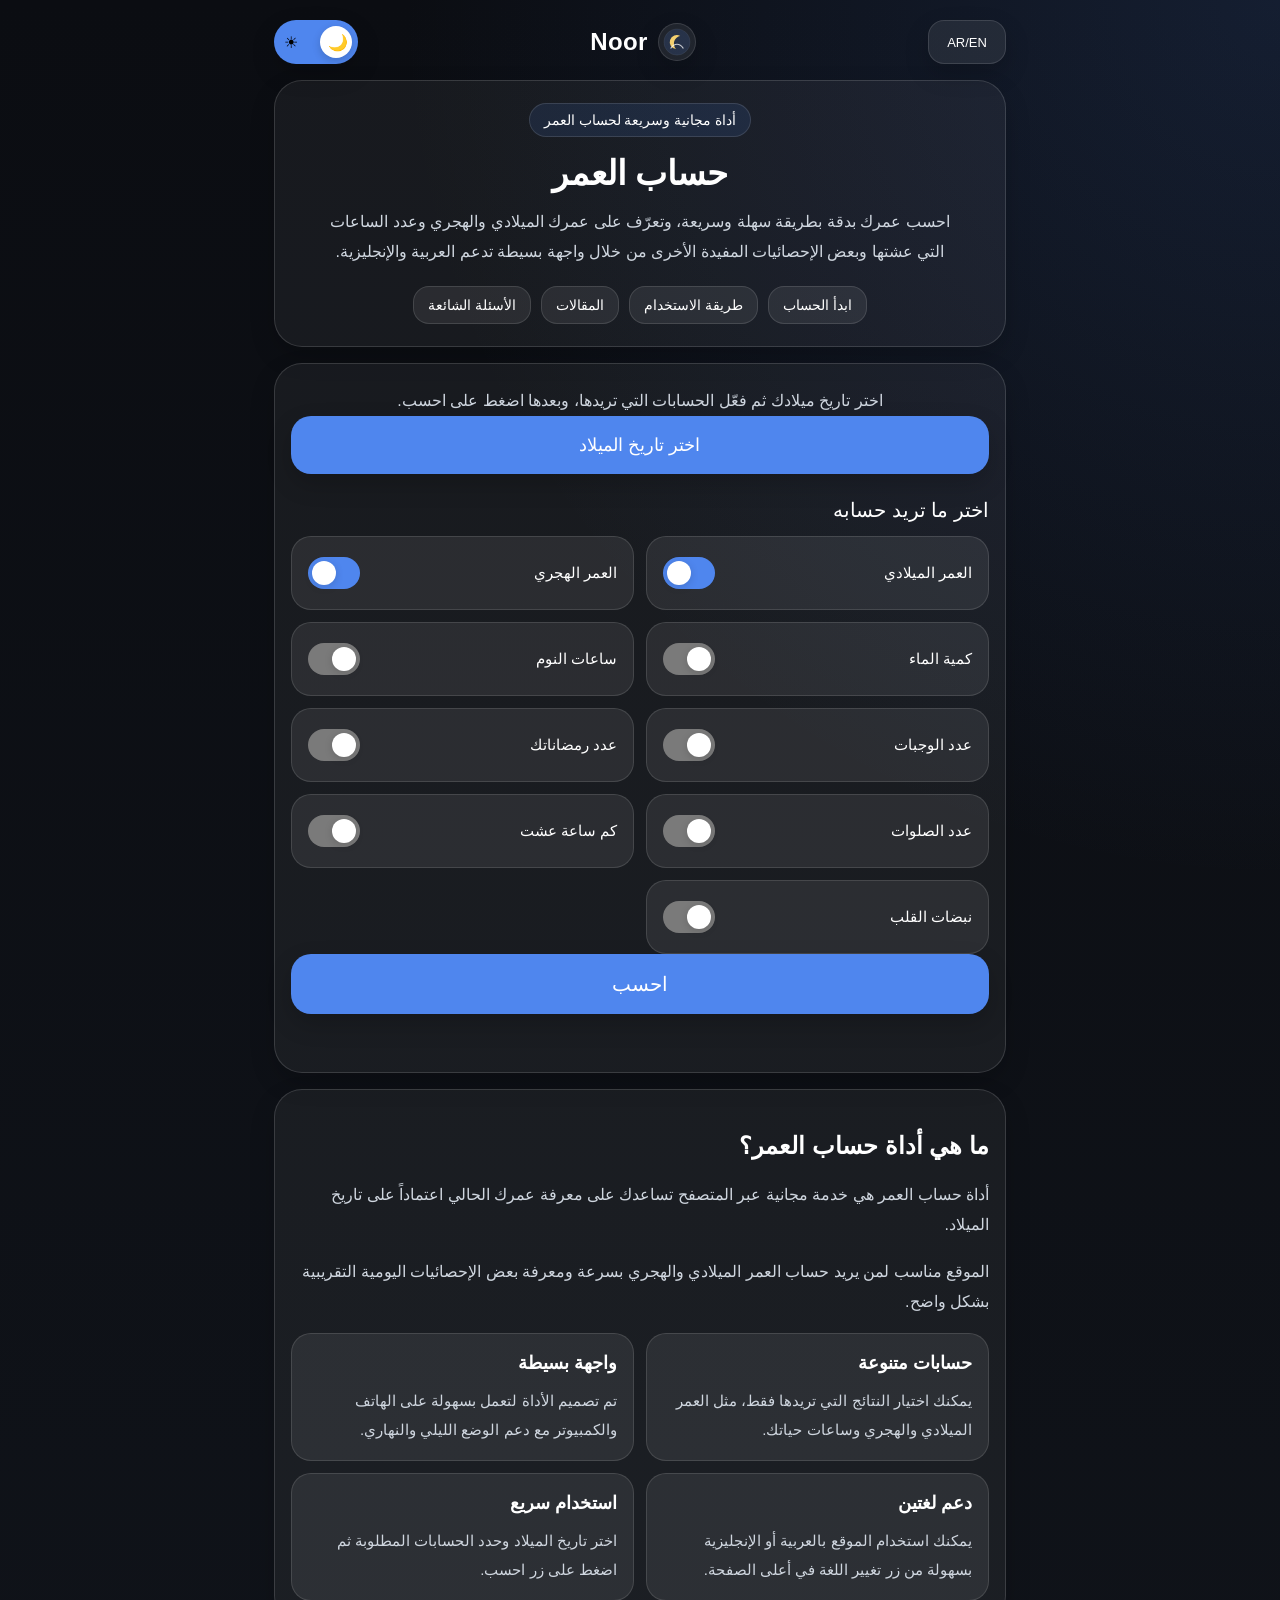
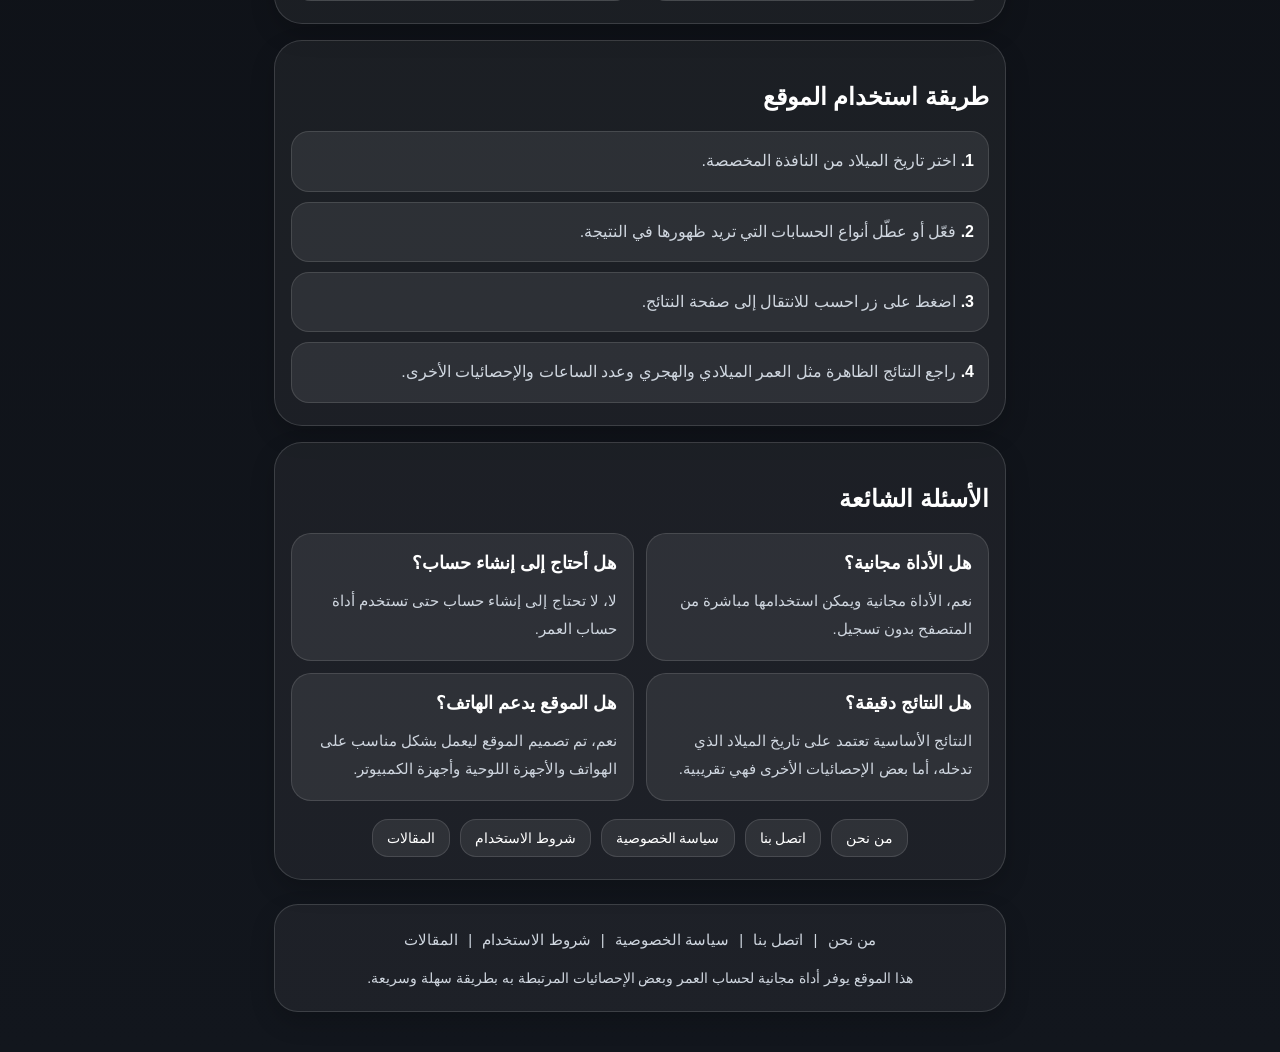
<file: index.html>
<!DOCTYPE html>
<html lang="ar" dir="rtl">
<head>
  <meta charset="UTF-8" />
  <meta name="viewport" content="width=device-width, initial-scale=1.0" />
  <title>حساب العمر | احسب عمرك الميلادي والهجري وساعات حياتك</title>

  <meta name="description" content="أداة حساب العمر باللغة العربية والإنجليزية لحساب العمر الميلادي والهجري وعدد الساعات التي عشتها والصلوات ورمضاناتك وغيرها من الإحصائيات المفيدة بشكل سريع ومجاني." />
  <meta name="keywords" content="حساب العمر, احسب عمرك, العمر الميلادي, العمر الهجري, حاسبة العمر, حساب عدد الساعات, حساب الصلوات, عدد رمضاناتك" />
  <meta name="robots" content="index, follow" />
  <meta name="google-adsense-account" content="ca-pub-9591145205593484">

  <link rel="canonical" href="https://ahmed342k.github.io/" />
  <link rel="icon" type="image/png" sizes="512x512" href="icon.png">
  <link rel="apple-touch-icon" sizes="512x512" href="icon.png">
  <link rel="shortcut icon" href="icon.png">

  <meta property="og:title" content="حساب العمر | احسب عمرك الميلادي والهجري">
  <meta property="og:description" content="احسب عمرك الميلادي والهجري وعدد الساعات التي عشتها بسرعة وسهولة.">
  <meta property="og:image" content="https://ahmed342k.github.io/share.jpg">
  <meta property="og:url" content="https://ahmed342k.github.io/">
  <meta property="og:type" content="website">

  <meta name="twitter:card" content="summary_large_image">
  <meta name="twitter:image" content="https://ahmed342k.github.io/share.jpg">

  <style>
    *{
      box-sizing:border-box;
      -webkit-tap-highlight-color:transparent;
      font-family:Arial,sans-serif;
    }

    :root{
      --bg1:#0b0d12;
      --bg2:#12161d;
      --text:#ffffff;
      --sub:#cfd6df;
      --card:rgba(255,255,255,0.05);
      --btn:rgba(255,255,255,0.08);
      --btnBorder:rgba(255,255,255,0.12);
      --border:rgba(255,255,255,0.14);
      --blue:#4f86ee;
      --shadow:0 10px 24px rgba(0,0,0,.18);
      --danger:#ff8e8e;
      --toggleOff:#7a7a7a;
      --toggleOn:#4f86ee;
      --toggleKnob:#ffffff;
      --softBlue:rgba(79,134,238,.12);
    }

    body.light-mode{
      --bg1:#eef3fb;
      --bg2:#e7edf7;
      --text:#111827;
      --sub:#5f6b7a;
      --card:rgba(255,255,255,0.82);
      --btn:rgba(255,255,255,0.90);
      --btnBorder:rgba(0,0,0,0.07);
      --border:rgba(0,0,0,0.08);
      --blue:#5a8df0;
      --shadow:0 10px 22px rgba(0,0,0,.08);
      --danger:#d94a4a;
      --toggleOff:#a0a0a0;
      --toggleOn:#f2b600;
      --toggleKnob:#ffffff;
      --softBlue:rgba(90,141,240,.12);
    }

    body{
      margin:0;
      min-height:100vh;
      color:var(--text);
      background:
        radial-gradient(circle at top right, rgba(79,134,238,.14), transparent 30%),
        linear-gradient(180deg,var(--bg1),var(--bg2));
      transition:.2s ease;
    }

    .container{
      max-width:760px;
      margin:auto;
      padding:20px 14px 40px;
    }

    .top-bar{
      display:flex;
      align-items:center;
      justify-content:space-between;
      gap:10px;
      margin-bottom:16px;
    }

    .mini-btn{
      min-width:78px;
      height:44px;
      border:none;
      border-radius:16px;
      background:var(--btn);
      color:var(--text);
      border:1px solid var(--btnBorder);
      box-shadow:var(--shadow);
      cursor:pointer;
      font-size:13px;
    }

    .brand-name{
      flex:1;
      text-align:center;
      font-size:22px;
      font-weight:700;
      color:var(--text);
      letter-spacing:.3px;
    }

    .logo-wrap{
      display:flex;
      align-items:center;
      justify-content:center;
      gap:10px;
    }

    .logo-icon{
      width:38px;
      height:38px;
      display:flex;
      align-items:center;
      justify-content:center;
      border-radius:50%;
      background:var(--btn);
      border:1px solid var(--btnBorder);
      box-shadow:var(--shadow);
      flex:0 0 auto;
    }

    .logo-text{
      font-size:24px;
      font-weight:800;
      letter-spacing:.4px;
    }

    .theme-toggle{
      width:84px;
      height:44px;
      border:none;
      border-radius:999px;
      background:var(--toggleOn);
      position:relative;
      cursor:pointer;
      box-shadow:var(--shadow);
      overflow:hidden;
      flex:0 0 auto;
    }

    .theme-toggle .icon-track{
      position:absolute;
      inset:0;
      display:flex;
      align-items:center;
      justify-content:space-between;
      padding:0 10px;
      font-size:16px;
      pointer-events:none;
    }

    .theme-toggle::before{
      content:"";
      position:absolute;
      width:32px;
      height:32px;
      top:6px;
      right:6px;
      border-radius:50%;
      background:var(--toggleKnob);
      box-shadow:0 3px 8px rgba(0,0,0,.16);
      transition:.2s ease;
    }

    body.light-mode .theme-toggle::before{
      transform:translateX(-40px);
    }

    .hero-box,
    .box,
    .info-section,
    .faq-section,
    .articles-section{
      background:var(--card);
      border:1px solid var(--border);
      border-radius:28px;
      box-shadow:var(--shadow);
    }

    .hero-box{
      padding:22px 18px;
      margin-bottom:16px;
      text-align:center;
    }

    .box,
    .info-section,
    .faq-section,
    .articles-section{
      padding:22px 16px;
      margin-bottom:16px;
    }

    .hero-badge{
      display:inline-flex;
      align-items:center;
      justify-content:center;
      padding:8px 14px;
      border-radius:999px;
      background:var(--softBlue);
      border:1px solid var(--btnBorder);
      color:var(--text);
      font-size:14px;
      margin:0 auto 14px;
    }

    h1{
      margin:0 0 10px;
      font-size:34px;
      text-align:center;
      line-height:1.35;
    }

    .desc,
    .hero-text,
    .content-text{
      color:var(--sub);
      font-size:16px;
      line-height:1.9;
    }

    .desc,
    .hero-text{
      text-align:center;
    }

    .hero-text{
      max-width:650px;
      margin:0 auto;
    }

    .quick-links,
    .site-links{
      display:flex;
      flex-wrap:wrap;
      gap:10px;
      justify-content:center;
      margin-top:18px;
    }

    .quick-links a,
    .site-links a,
    .read-link{
      text-decoration:none;
      color:var(--text);
      background:var(--btn);
      border:1px solid var(--btnBorder);
      border-radius:16px;
      padding:10px 14px;
      font-size:14px;
      display:inline-block;
    }

    .birth-btn,
    .main-btn{
      width:100%;
      border:none;
      border-radius:20px;
      padding:18px 16px;
      font-size:18px;
      cursor:pointer;
      background:var(--blue);
      color:#fff;
      box-shadow:var(--shadow);
    }

    .birth-btn{ margin-bottom:18px; }
    .main-btn{ font-size:20px; }

    .section-title{
      font-size:20px;
      margin:6px 0 14px;
      color:var(--text);
      text-align:right;
    }

    .options-grid,
    .feature-grid,
    .article-grid,
    .faq-grid{
      display:grid;
      grid-template-columns:1fr 1fr;
      gap:12px;
      margin-top:14px;
    }

    .option-card,
    .feature-card,
    .article-card,
    .faq-card{
      background:var(--btn);
      border:1px solid var(--btnBorder);
      border-radius:20px;
      padding:16px;
    }

    .option-card{
      min-height:74px;
      display:flex;
      align-items:center;
      justify-content:space-between;
      gap:10px;
    }

    .option-label{
      font-size:15px;
      color:var(--text);
      line-height:1.45;
      text-align:right;
      flex:1;
    }

    .switch-btn{
      width:52px;
      height:32px;
      border:none;
      border-radius:999px;
      background:var(--toggleOff);
      position:relative;
      cursor:pointer;
      flex:0 0 auto;
    }

    .switch-btn::before{
      content:"";
      position:absolute;
      width:24px;
      height:24px;
      top:4px;
      right:4px;
      background:#fff;
      border-radius:50%;
      box-shadow:0 2px 8px rgba(0,0,0,.14);
      transition:.18s ease;
    }

    .switch-btn.active{
      background:var(--toggleOn);
    }

    .switch-btn.active::before{
      transform:translateX(-20px);
    }

    .feature-card h3,
    .article-card h3,
    .faq-card h3{
      margin:0 0 10px;
      font-size:18px;
      color:var(--text);
      line-height:1.5;
    }

    .feature-card p,
    .article-card p,
    .faq-card p{
      margin:0;
      color:var(--sub);
      line-height:1.9;
      font-size:15px;
    }

    .steps{
      margin:0;
      padding:0;
      list-style:none;
      display:grid;
      gap:10px;
    }

    .steps li{
      background:var(--btn);
      border:1px solid var(--btnBorder);
      border-radius:18px;
      padding:14px;
      color:var(--sub);
      line-height:1.9;
    }

    .steps strong{ color:var(--text); }

    .error{
      min-height:24px;
      margin-top:12px;
      color:var(--danger);
      font-size:15px;
      text-align:center;
    }

    footer{
      margin-top:24px;
      padding:20px 12px;
      text-align:center;
      color:var(--sub);
      font-size:15px;
      background:var(--card);
      border:1px solid var(--border);
      border-radius:24px;
      box-shadow:var(--shadow);
    }

    footer a{
      color:var(--sub);
      text-decoration:none;
      margin:0 6px;
    }

    .footer-top{
      margin-bottom:10px;
      line-height:2;
    }

    .footer-note{
      font-size:14px;
      line-height:1.9;
    }

    .sheet-overlay{
      position:fixed;
      inset:0;
      background:rgba(0,0,0,.45);
      display:none;
      align-items:flex-end;
      justify-content:center;
      z-index:1000;
    }

    .sheet{
      width:100%;
      max-width:620px;
      background:rgba(18,22,29,.98);
      border:1px solid rgba(255,255,255,.1);
      border-radius:28px 28px 0 0;
      padding:18px 14px 24px;
    }

    body.light-mode .sheet{
      background:rgba(255,255,255,.98);
    }

    .sheet-header{
      display:flex;
      align-items:center;
      justify-content:space-between;
      margin-bottom:14px;
    }

    .sheet-title{
      font-size:28px;
      font-weight:700;
      color:var(--text);
    }

    .sheet-icon{
      width:44px;
      height:44px;
      border:none;
      border-radius:14px;
      background:var(--btn);
      border:1px solid var(--btnBorder);
      color:var(--text);
      font-size:24px;
      cursor:pointer;
    }

    .picker-wrap{
      display:flex;
      gap:10px;
    }

    .picker-col{ flex:1; }

    .picker-label{
      margin-bottom:8px;
      color:var(--sub);
      font-size:15px;
      text-align:center;
    }

    .picker-input{
      width:100%;
      height:62px;
      background:var(--btn);
      color:var(--text);
      border:1px solid var(--btnBorder);
      border-radius:18px;
      font-size:26px;
      text-align:center;
      outline:none;
    }

    .picker-input.error-field{
      border-color:var(--danger);
    }

    .date-error{
      color:var(--danger);
      margin-top:10px;
      min-height:20px;
      text-align:center;
    }

    .sheet-actions{
      margin-top:12px;
      display:flex;
      gap:10px;
      justify-content:center;
    }

    .sheet-confirm,
    .sheet-cancel{
      border:none;
      border-radius:16px;
      padding:13px 20px;
      font-size:18px;
      cursor:pointer;
    }

    .sheet-confirm{
      background:var(--blue);
      color:#fff;
    }

    .sheet-cancel{
      background:var(--btn);
      color:var(--text);
      border:1px solid var(--btnBorder);
    }

    @media (max-width:640px){
      .feature-grid,
      .article-grid,
      .faq-grid,
      .options-grid{
        grid-template-columns:1fr;
      }

      h1{ font-size:30px; }
      .content-title{ font-size:23px; }
      .brand-name{ font-size:19px; }
      .logo-text{ font-size:21px; }
    }
  </style>
</head>
<body>

  <div class="container">
    <div class="top-bar">
      <button class="mini-btn" id="langToggleBtn" type="button">AR/EN</button>

      <div class="brand-name logo-wrap">
        <span class="logo-icon" aria-hidden="true">
          <svg viewBox="0 0 64 64" width="28" height="28" fill="none" xmlns="http://www.w3.org/2000/svg">
            <circle cx="32" cy="32" r="30" fill="rgba(79,134,238,.15)" stroke="rgba(255,255,255,.14)"/>
            <path d="M39.5 18.5C31 20 25 27.3 25 36c0 4.7 1.8 9 4.8 12.2A16 16 0 1 1 39.5 18.5Z" fill="#f4d06f"/>
            <path d="M18 46c4-6 9.5-9 14-9s10 3 14 9" stroke="rgba(255,255,255,.75)" stroke-width="2.4" stroke-linecap="round"/>
          </svg>
        </span>
        <span class="logo-text">Noor</span>
      </div>

      <button class="theme-toggle" id="themeToggleBtn" type="button" aria-label="theme">
        <div class="icon-track">
          <span>🌙</span>
          <span>☀</span>
        </div>
      </button>
    </div>

    <section class="hero-box">
      <div class="hero-badge" id="heroBadge">أداة مجانية وسريعة لحساب العمر</div>
      <h1 id="mainTitle">حساب العمر</h1>
      <p class="hero-text" id="heroText">
        احسب عمرك بدقة بطريقة سهلة وسريعة، وتعرّف على عمرك الميلادي والهجري وعدد الساعات التي عشتها وبعض الإحصائيات المفيدة الأخرى من خلال واجهة بسيطة تدعم العربية والإنجليزية.
      </p>

      <div class="quick-links">
        <a href="#calculatorSection" id="quickCalc">ابدأ الحساب</a>
        <a href="#howItWorks" id="quickHow">طريقة الاستخدام</a>
        <a href="articles.html" id="quickArticles">المقالات</a>
        <a href="#faqSection" id="quickFaq">الأسئلة الشائعة</a>
      </div>
    </section>

    <div class="box" id="calculatorSection">
      <div class="desc" id="mainDesc">
        اختر تاريخ ميلادك ثم فعّل الحسابات التي تريدها، وبعدها اضغط على احسب.
      </div>

      <button class="birth-btn" id="birthButton" type="button">اختر تاريخ الميلاد</button>

      <div class="section-title" id="optionsMainTitle">اختر ما تريد حسابه</div>

      <div class="options-grid">
        <div class="option-card">
          <div class="option-label" id="labelAge">العمر الميلادي</div>
          <button class="switch-btn active" id="ageBtn" type="button"></button>
        </div>

        <div class="option-card">
          <div class="option-label" id="labelHijri">العمر الهجري</div>
          <button class="switch-btn active" id="hijriBtn" type="button"></button>
        </div>

        <div class="option-card">
          <div class="option-label" id="labelWater">كمية الماء</div>
          <button class="switch-btn" id="waterBtn" type="button"></button>
        </div>

        <div class="option-card">
          <div class="option-label" id="labelSleep">ساعات النوم</div>
          <button class="switch-btn" id="sleepBtn" type="button"></button>
        </div>

        <div class="option-card">
          <div class="option-label" id="labelMeals">عدد الوجبات</div>
          <button class="switch-btn" id="mealsBtn" type="button"></button>
        </div>

        <div class="option-card">
          <div class="option-label" id="labelRamadan">عدد رمضاناتك</div>
          <button class="switch-btn" id="ramadanBtn" type="button"></button>
        </div>

        <div class="option-card">
          <div class="option-label" id="labelPrayers">عدد الصلوات</div>
          <button class="switch-btn" id="prayersBtn" type="button"></button>
        </div>

        <div class="option-card">
          <div class="option-label" id="labelHours">كم ساعة عشت</div>
          <button class="switch-btn" id="hoursBtn" type="button"></button>
        </div>

        <div class="option-card">
          <div class="option-label" id="labelHeartbeat">نبضات القلب</div>
          <button class="switch-btn" id="heartbeatBtn" type="button"></button>
        </div>
      </div>

      <button class="main-btn" id="calcBtn" type="button">احسب</button>
      <div class="error" id="error"></div>
    </div>

    <section class="info-section" id="howItWorks">
      <h2 class="content-title" id="howTitle">ما هي أداة حساب العمر؟</h2>
      <p class="content-text" id="howText1">أداة حساب العمر هي خدمة مجانية عبر المتصفح تساعدك على معرفة عمرك الحالي اعتماداً على تاريخ الميلاد.</p>
      <p class="content-text" id="howText2">الموقع مناسب لمن يريد حساب العمر الميلادي والهجري بسرعة ومعرفة بعض الإحصائيات اليومية التقريبية بشكل واضح.</p>

      <div class="feature-grid">
        <div class="feature-card">
          <h3 id="feature1Title">حسابات متنوعة</h3>
          <p id="feature1Text">يمكنك اختيار النتائج التي تريدها فقط، مثل العمر الميلادي والهجري وساعات حياتك.</p>
        </div>

        <div class="feature-card">
          <h3 id="feature2Title">واجهة بسيطة</h3>
          <p id="feature2Text">تم تصميم الأداة لتعمل بسهولة على الهاتف والكمبيوتر مع دعم الوضع الليلي والنهاري.</p>
        </div>

        <div class="feature-card">
          <h3 id="feature3Title">دعم لغتين</h3>
          <p id="feature3Text">يمكنك استخدام الموقع بالعربية أو الإنجليزية بسهولة من زر تغيير اللغة في أعلى الصفحة.</p>
        </div>

        <div class="feature-card">
          <h3 id="feature4Title">استخدام سريع</h3>
          <p id="feature4Text">اختر تاريخ الميلاد وحدد الحسابات المطلوبة ثم اضغط على زر احسب.</p>
        </div>
      </div>
    </section>

    <section class="articles-section">
      <h2 class="content-title" id="guideTitle">طريقة استخدام الموقع</h2>
      <ul class="steps">
        <li id="step1"><strong>1.</strong> اختر تاريخ الميلاد من النافذة المخصصة.</li>
        <li id="step2"><strong>2.</strong> فعّل أو عطّل أنواع الحسابات التي تريد ظهورها في النتيجة.</li>
        <li id="step3"><strong>3.</strong> اضغط على زر احسب للانتقال إلى صفحة النتائج.</li>
        <li id="step4"><strong>4.</strong> راجع النتائج الظاهرة مثل العمر الميلادي والهجري وعدد الساعات والإحصائيات الأخرى.</li>
      </ul>
    </section>

    <section class="faq-section" id="faqSection">
      <h2 class="content-title" id="faqTitle">الأسئلة الشائعة</h2>

      <div class="faq-grid">
        <div class="faq-card">
          <h3 id="faq1q">هل الأداة مجانية؟</h3>
          <p id="faq1a">نعم، الأداة مجانية ويمكن استخدامها مباشرة من المتصفح بدون تسجيل.</p>
        </div>

        <div class="faq-card">
          <h3 id="faq2q">هل أحتاج إلى إنشاء حساب؟</h3>
          <p id="faq2a">لا، لا تحتاج إلى إنشاء حساب حتى تستخدم أداة حساب العمر.</p>
        </div>

        <div class="faq-card">
          <h3 id="faq3q">هل النتائج دقيقة؟</h3>
          <p id="faq3a">النتائج الأساسية تعتمد على تاريخ الميلاد الذي تدخله، أما بعض الإحصائيات الأخرى فهي تقريبية.</p>
        </div>

        <div class="faq-card">
          <h3 id="faq4q">هل الموقع يدعم الهاتف؟</h3>
          <p id="faq4a">نعم، تم تصميم الموقع ليعمل بشكل مناسب على الهواتف والأجهزة اللوحية وأجهزة الكمبيوتر.</p>
        </div>
      </div>

      <div class="site-links">
        <a href="about.html" id="aboutPageLink">من نحن</a>
        <a href="contact.html" id="contactPageLink">اتصل بنا</a>
        <a href="privacy.html" id="privacyPageLink">سياسة الخصوصية</a>
        <a href="terms.html" id="termsPageLink">شروط الاستخدام</a>
        <a href="articles.html" id="articlesPageLink">المقالات</a>
      </div>
    </section>

    <footer>
      <div class="footer-top">
        <a href="about.html" id="aboutLink">من نحن</a> |
        <a href="contact.html" id="contactLink">اتصل بنا</a> |
        <a href="privacy.html" id="privacyLink">سياسة الخصوصية</a> |
        <a href="terms.html" id="termsLink">شروط الاستخدام</a> |
        <a href="articles.html" id="articlesFooterLink">المقالات</a>
      </div>
      <div class="footer-note" id="footerNote">
        هذا الموقع يوفر أداة مجانية لحساب العمر وبعض الإحصائيات المرتبطة به بطريقة سهلة وسريعة.
      </div>
    </footer>
  </div>

  <div class="sheet-overlay" id="birthSheet">
    <div class="sheet">
      <div class="sheet-header">
        <button class="sheet-icon" id="closeSheetBtn" type="button">✕</button>
        <div class="sheet-title" id="sheetTitle">اختر الميلاد</div>
        <button class="sheet-icon" id="okTopBtn" type="button">✓</button>
      </div>

      <div class="picker-wrap">
        <div class="picker-col">
          <div class="picker-label" id="dayLabel">اليوم</div>
          <input class="picker-input" id="dayPicker" type="number" min="1" max="31" placeholder="1">
        </div>

        <div class="picker-col">
          <div class="picker-label" id="monthLabel">الشهر</div>
          <input class="picker-input" id="monthPicker" type="number" min="1" max="12" placeholder="1">
        </div>

        <div class="picker-col">
          <div class="picker-label" id="yearLabel">السنة</div>
          <input class="picker-input" id="yearPicker" type="number" min="1900" max="2100" placeholder="2000">
        </div>
      </div>

      <div id="dateError" class="date-error"></div>

      <div class="sheet-actions">
        <button class="sheet-confirm" id="confirmBtn" type="button">تأكيد</button>
        <button class="sheet-cancel" id="cancelBtn" type="button">إلغاء</button>
      </div>
    </div>
  </div>

  <script>
    let selectedDay = "";
    let selectedMonth = "";
    let selectedYear = "";
    let currentLang = "ar";

    let optionsState = {
      age: true,
      hijri: true,
      water: false,
      sleep: false,
      meals: false,
      ramadan: false,
      prayers: false,
      hours: false,
      heartbeat: false
    };

    const birthSheet = document.getElementById("birthSheet");
    const birthButton = document.getElementById("birthButton");
    const errorBox = document.getElementById("error");
    const dateError = document.getElementById("dateError");
    const dayPicker = document.getElementById("dayPicker");
    const monthPicker = document.getElementById("monthPicker");
    const yearPicker = document.getElementById("yearPicker");

    function saveState() {
      localStorage.setItem("ageCalcData", JSON.stringify({
        selectedDay,
        selectedMonth,
        selectedYear,
        currentLang,
        optionsState,
        theme: document.body.classList.contains("light-mode") ? "light" : "dark"
      }));
    }

    function loadState() {
      const saved = JSON.parse(localStorage.getItem("ageCalcData") || "{}");

      if (saved.theme === "light") {
        document.body.classList.add("light-mode");
      }

      selectedDay = saved.selectedDay || "";
      selectedMonth = saved.selectedMonth || "";
      selectedYear = saved.selectedYear || "";
      currentLang = saved.currentLang || "ar";

      if (saved.optionsState) {
        optionsState = {
          ...optionsState,
          ...saved.optionsState
        };
      }

      syncOptionButtons();

      if (selectedDay && selectedMonth && selectedYear) {
        dayPicker.value = selectedDay;
        monthPicker.value = selectedMonth;
        yearPicker.value = selectedYear;
        updateBirthButtonText();
      }

      if (currentLang === "en") {
        applyEnglishTexts();
      } else {
        applyArabicTexts();
      }
    }

    function syncOptionButtons() {
      document.getElementById("ageBtn").classList.toggle("active", optionsState.age);
      document.getElementById("hijriBtn").classList.toggle("active", optionsState.hijri);
      document.getElementById("waterBtn").classList.toggle("active", optionsState.water);
      document.getElementById("sleepBtn").classList.toggle("active", optionsState.sleep);
      document.getElementById("mealsBtn").classList.toggle("active", optionsState.meals);
      document.getElementById("ramadanBtn").classList.toggle("active", optionsState.ramadan);
      document.getElementById("prayersBtn").classList.toggle("active", optionsState.prayers);
      document.getElementById("hoursBtn").classList.toggle("active", optionsState.hours);
      document.getElementById("heartbeatBtn").classList.toggle("active", optionsState.heartbeat);
    }

    function updateBirthButtonText() {
      if (!selectedDay || !selectedMonth || !selectedYear) {
        birthButton.textContent = currentLang === "ar" ? "اختر تاريخ الميلاد" : "Choose birth date";
        return;
      }

      birthButton.textContent =
        currentLang === "ar"
          ? `${selectedYear}/${selectedMonth}/${selectedDay}`
          : `${selectedDay}/${selectedMonth}/${selectedYear}`;
    }

    function clearDateError() {
      dateError.textContent = "";
      dayPicker.classList.remove("error-field");
      monthPicker.classList.remove("error-field");
      yearPicker.classList.remove("error-field");
    }

    function openBirthSheet() {
      birthSheet.style.display = "flex";
      clearDateError();
    }

    function closeBirthSheet() {
      birthSheet.style.display = "none";
      clearDateError();
    }

    function confirmBirthDate() {
      clearDateError();

      const d = Number(dayPicker.value.trim());
      const m = Number(monthPicker.value.trim());
      const y = Number(yearPicker.value.trim());
      const thisYear = new Date().getFullYear();

      if (!dayPicker.value.trim() || !monthPicker.value.trim() || !yearPicker.value.trim()) {
        dateError.textContent = currentLang === "ar" ? "يرجى إدخال اليوم والشهر والسنة" : "Please enter day, month, and year";
        return;
      }

      if (isNaN(d) || d < 1 || d > 31) {
        dayPicker.classList.add("error-field");
        dateError.textContent = currentLang === "ar" ? "اليوم بين 1 و 31" : "Day must be 1-31";
        return;
      }

      if (isNaN(m) || m < 1 || m > 12) {
        monthPicker.classList.add("error-field");
        dateError.textContent = currentLang === "ar" ? "الشهر بين 1 و 12" : "Month must be 1-12";
        return;
      }

      if (isNaN(y) || y < 1900 || y > thisYear) {
        yearPicker.classList.add("error-field");
        dateError.textContent = currentLang === "ar" ? "السنة غير صحيحة" : "Invalid year";
        return;
      }

      const testDate = new Date(y, m - 1, d);
      if (testDate.getFullYear() !== y || testDate.getMonth() !== m - 1 || testDate.getDate() !== d) {
        dateError.textContent = currentLang === "ar" ? "تاريخ غير صحيح" : "Invalid date";
        return;
      }

      selectedDay = String(d);
      selectedMonth = String(m);
      selectedYear = String(y);

      updateBirthButtonText();
      saveState();
      closeBirthSheet();
    }

    function toggleTheme() {
      document.body.classList.toggle("light-mode");
      saveState();
    }

    function toggleOption(key) {
      optionsState[key] = !optionsState[key];
      syncOptionButtons();
      saveState();
    }

    function calculateAge() {
      errorBox.textContent = "";

      if (!selectedDay || !selectedMonth || !selectedYear) {
        errorBox.textContent = currentLang === "ar" ? "يرجى اختيار تاريخ الميلاد" : "Please choose your birth date";
        return;
      }

      saveState();
      window.location.href = "result.html";
    }

    function applyEnglishTexts() {
      document.documentElement.lang = "en";
      document.documentElement.dir = "ltr";
      document.title = "Age Calculator | Calculate your age in Gregorian and Hijri";

      document.getElementById("heroBadge").textContent = "Fast and free age calculator";
      document.getElementById("mainTitle").textContent = "Age Calculator";
      document.getElementById("heroText").textContent = "Calculate your age easily and quickly, and discover your Gregorian age, Hijri age, lived hours, and other useful statistics through a simple interface that supports Arabic and English.";
      document.getElementById("quickCalc").textContent = "Start";
      document.getElementById("quickHow").textContent = "How it works";
      document.getElementById("quickArticles").textContent = "Articles";
      document.getElementById("quickFaq").textContent = "FAQ";

      document.getElementById("mainDesc").textContent = "Choose your birth date, enable the calculations you want, then press calculate.";
      document.getElementById("optionsMainTitle").textContent = "Choose what you want to calculate";
      document.getElementById("labelAge").textContent = "Gregorian age";
      document.getElementById("labelHijri").textContent = "Hijri age";
      document.getElementById("labelWater").textContent = "Water amount";
      document.getElementById("labelSleep").textContent = "Sleep hours";
      document.getElementById("labelMeals").textContent = "Meals count";
      document.getElementById("labelRamadan").textContent = "Ramadans";
      document.getElementById("labelPrayers").textContent = "Prayers";
      document.getElementById("labelHours").textContent = "Lived hours";
      document.getElementById("labelHeartbeat").textContent = "Heart beats";
      document.getElementById("calcBtn").textContent = "Calculate";

      document.getElementById("howTitle").textContent = "What is the age calculator tool?";
      document.getElementById("howText1").textContent = "The age calculator is a free browser-based tool that helps you know your current age depending on your birth date.";
      document.getElementById("howText2").textContent = "The website is suitable for users who want to know their Gregorian and Hijri age quickly and some estimated daily statistics clearly.";
      document.getElementById("feature1Title").textContent = "Multiple calculations";
      document.getElementById("feature1Text").textContent = "You can choose only the results you want, such as Gregorian age, Hijri age, and lived hours.";
      document.getElementById("feature2Title").textContent = "Simple interface";
      document.getElementById("feature2Text").textContent = "The tool is designed to work easily on phones and computers with dark and light mode support.";
      document.getElementById("feature3Title").textContent = "Two languages";
      document.getElementById("feature3Text").textContent = "You can use the website in Arabic or English using the language button at the top.";
      document.getElementById("feature4Title").textContent = "Fast use";
      document.getElementById("feature4Text").textContent = "Choose your birth date, select the calculations you want, and press calculate.";

      document.getElementById("guideTitle").textContent = "How to use the website";
      document.getElementById("step1").innerHTML = "<strong>1.</strong> Choose your birth date from the picker.";
      document.getElementById("step2").innerHTML = "<strong>2.</strong> Enable or disable the calculation types you want.";
      document.getElementById("step3").innerHTML = "<strong>3.</strong> Press calculate to go to the result page.";
      document.getElementById("step4").innerHTML = "<strong>4.</strong> Review the shown results.";

      document.getElementById("faqTitle").textContent = "Frequently asked questions";
      document.getElementById("faq1q").textContent = "Is the tool free?";
      document.getElementById("faq1a").textContent = "Yes, the tool is free and works directly in the browser.";
      document.getElementById("faq2q").textContent = "Do I need an account?";
      document.getElementById("faq2a").textContent = "No, you do not need an account.";
      document.getElementById("faq3q").textContent = "Are the results accurate?";
      document.getElementById("faq3a").textContent = "Main results depend on the birth date you enter, while some extra stats are approximate.";
      document.getElementById("faq4q").textContent = "Does it support phones?";
      document.getElementById("faq4a").textContent = "Yes, it works on phones, tablets, and computers.";

      document.getElementById("aboutPageLink").textContent = "About";
      document.getElementById("contactPageLink").textContent = "Contact";
      document.getElementById("privacyPageLink").textContent = "Privacy";
      document.getElementById("termsPageLink").textContent = "Terms";
      document.getElementById("articlesPageLink").textContent = "Articles";

      document.getElementById("aboutLink").textContent = "About";
      document.getElementById("contactLink").textContent = "Contact";
      document.getElementById("privacyLink").textContent = "Privacy";
      document.getElementById("termsLink").textContent = "Terms";
      document.getElementById("articlesFooterLink").textContent = "Articles";
      document.getElementById("footerNote").textContent = "This website provides a free age calculator and related estimated statistics.";

      document.getElementById("sheetTitle").textContent = "Choose Birth Date";
      document.getElementById("dayLabel").textContent = "Day";
      document.getElementById("monthLabel").textContent = "Month";
      document.getElementById("yearLabel").textContent = "Year";
      document.getElementById("confirmBtn").textContent = "Confirm";
      document.getElementById("cancelBtn").textContent = "Cancel";

      updateBirthButtonText();
    }

    function applyArabicTexts() {
      document.documentElement.lang = "ar";
      document.documentElement.dir = "rtl";
      document.title = "حساب العمر | احسب عمرك الميلادي والهجري وساعات حياتك";

      document.getElementById("heroBadge").textContent = "أداة مجانية وسريعة لحساب العمر";
      document.getElementById("mainTitle").textContent = "حساب العمر";
      document.getElementById("heroText").textContent = "احسب عمرك بدقة بطريقة سهلة وسريعة، وتعرّف على عمرك الميلادي والهجري وعدد الساعات التي عشتها وبعض الإحصائيات المفيدة الأخرى من خلال واجهة بسيطة تدعم العربية والإنجليزية.";
      document.getElementById("quickCalc").textContent = "ابدأ الحساب";
      document.getElementById("quickHow").textContent = "طريقة الاستخدام";
      document.getElementById("quickArticles").textContent = "المقالات";
      document.getElementById("quickFaq").textContent = "الأسئلة الشائعة";

      document.getElementById("mainDesc").textContent = "اختر تاريخ ميلادك ثم فعّل الحسابات التي تريدها، وبعدها اضغط على احسب.";
      document.getElementById("optionsMainTitle").textContent = "اختر ما تريد حسابه";
      document.getElementById("labelAge").textContent = "العمر الميلادي";
      document.getElementById("labelHijri").textContent = "العمر الهجري";
      document.getElementById("labelWater").textContent = "كمية الماء";
      document.getElementById("labelSleep").textContent = "ساعات النوم";
      document.getElementById("labelMeals").textContent = "عدد الوجبات";
      document.getElementById("labelRamadan").textContent = "عدد رمضاناتك";
      document.getElementById("labelPrayers").textContent = "عدد الصلوات";
      document.getElementById("labelHours").textContent = "كم ساعة عشت";
      document.getElementById("labelHeartbeat").textContent = "نبضات القلب";
      document.getElementById("calcBtn").textContent = "احسب";

      document.getElementById("howTitle").textContent = "ما هي أداة حساب العمر؟";
      document.getElementById("howText1").textContent = "أداة حساب العمر هي خدمة مجانية عبر المتصفح تساعدك على معرفة عمرك الحالي اعتماداً على تاريخ الميلاد.";
      document.getElementById("howText2").textContent = "الموقع مناسب لمن يريد حساب العمر الميلادي والهجري بسرعة ومعرفة بعض الإحصائيات اليومية التقريبية بشكل واضح.";
      document.getElementById("feature1Title").textContent = "حسابات متنوعة";
      document.getElementById("feature1Text").textContent = "يمكنك اختيار النتائج التي تريدها فقط، مثل العمر الميلادي والهجري وساعات حياتك.";
      document.getElementById("feature2Title").textContent = "واجهة بسيطة";
      document.getElementById("feature2Text").textContent = "تم تصميم الأداة لتعمل بسهولة على الهاتف والكمبيوتر مع دعم الوضع الليلي والنهاري.";
      document.getElementById("feature3Title").textContent = "دعم لغتين";
      document.getElementById("feature3Text").textContent = "يمكنك استخدام الموقع بالعربية أو الإنجليزية بسهولة من زر تغيير اللغة في أعلى الصفحة.";
      document.getElementById("feature4Title").textContent = "استخدام سريع";
      document.getElementById("feature4Text").textContent = "اختر تاريخ الميلاد وحدد الحسابات المطلوبة ثم اضغط على زر احسب.";

      document.getElementById("guideTitle").textContent = "طريقة استخدام الموقع";
      document.getElementById("step1").innerHTML = "<strong>1.</strong> اختر تاريخ الميلاد من النافذة المخصصة.";
      document.getElementById("step2").innerHTML = "<strong>2.</strong> فعّل أو عطّل أنواع الحسابات التي تريد ظهورها في النتيجة.";
      document.getElementById("step3").innerHTML = "<strong>3.</strong> اضغط على زر احسب للانتقال إلى صفحة النتائج.";
      document.getElementById("step4").innerHTML = "<strong>4.</strong> راجع النتائج الظاهرة مثل العمر الميلادي والهجري وعدد الساعات والإحصائيات الأخرى.";

      document.getElementById("faqTitle").textContent = "الأسئلة الشائعة";
      document.getElementById("faq1q").textContent = "هل الأداة مجانية؟";
      document.getElementById("faq1a").textContent = "نعم، الأداة مجانية ويمكن استخدامها مباشرة من المتصفح بدون تسجيل.";
      document.getElementById("faq2q").textContent = "هل أحتاج إلى إنشاء حساب؟";
      document.getElementById("faq2a").textContent = "لا، لا تحتاج إلى إنشاء حساب حتى تستخدم أداة حساب العمر.";
      document.getElementById("faq3q").textContent = "هل النتائج دقيقة؟";
      document.getElementById("faq3a").textContent = "النتائج الأساسية تعتمد على تاريخ الميلاد الذي تدخله، أما بعض الإحصائيات الأخرى فهي تقريبية.";
      document.getElementById("faq4q").textContent = "هل الموقع يدعم الهاتف؟";
      document.getElementById("faq4a").textContent = "نعم، تم تصميم الموقع ليعمل بشكل مناسب على الهواتف والأجهزة اللوحية وأجهزة الكمبيوتر.";

      document.getElementById("aboutPageLink").textContent = "من نحن";
      document.getElementById("contactPageLink").textContent = "اتصل بنا";
      document.getElementById("privacyPageLink").textContent = "سياسة الخصوصية";
      document.getElementById("termsPageLink").textContent = "شروط الاستخدام";
      document.getElementById("articlesPageLink").textContent = "المقالات";

      document.getElementById("aboutLink").textContent = "من نحن";
      document.getElementById("contactLink").textContent = "اتصل بنا";
      document.getElementById("privacyLink").textContent = "سياسة الخصوصية";
      document.getElementById("termsLink").textContent = "شروط الاستخدام";
      document.getElementById("articlesFooterLink").textContent = "المقالات";
      document.getElementById("footerNote").textContent = "هذا الموقع يوفر أداة مجانية لحساب العمر وبعض الإحصائيات المرتبطة به بطريقة سهلة وسريعة.";

      document.getElementById("sheetTitle").textContent = "اختر الميلاد";
      document.getElementById("dayLabel").textContent = "اليوم";
      document.getElementById("monthLabel").textContent = "الشهر";
      document.getElementById("yearLabel").textContent = "السنة";
      document.getElementById("confirmBtn").textContent = "تأكيد";
      document.getElementById("cancelBtn").textContent = "إلغاء";

      updateBirthButtonText();
    }

    function toggleLanguage() {
      currentLang = currentLang === "ar" ? "en" : "ar";
      if (currentLang === "en") {
        applyEnglishTexts();
      } else {
        applyArabicTexts();
      }
      saveState();
    }

    document.getElementById("langToggleBtn").addEventListener("click", toggleLanguage);
    document.getElementById("themeToggleBtn").addEventListener("click", toggleTheme);
    document.getElementById("birthButton").addEventListener("click", openBirthSheet);
    document.getElementById("closeSheetBtn").addEventListener("click", closeBirthSheet);
    document.getElementById("cancelBtn").addEventListener("click", closeBirthSheet);
    document.getElementById("okTopBtn").addEventListener("click", confirmBirthDate);
    document.getElementById("confirmBtn").addEventListener("click", confirmBirthDate);
    document.getElementById("calcBtn").addEventListener("click", calculateAge);

    document.getElementById("ageBtn").addEventListener("click", () => toggleOption("age"));
    document.getElementById("hijriBtn").addEventListener("click", () => toggleOption("hijri"));
    document.getElementById("waterBtn").addEventListener("click", () => toggleOption("water"));
    document.getElementById("sleepBtn").addEventListener("click", () => toggleOption("sleep"));
    document.getElementById("mealsBtn").addEventListener("click", () => toggleOption("meals"));
    document.getElementById("ramadanBtn").addEventListener("click", () => toggleOption("ramadan"));
    document.getElementById("prayersBtn").addEventListener("click", () => toggleOption("prayers"));
    document.getElementById("hoursBtn").addEventListener("click", () => toggleOption("hours"));
    document.getElementById("heartbeatBtn").addEventListener("click", () => toggleOption("heartbeat"));

    loadState();
  </script>
</body>
</html>
</file>
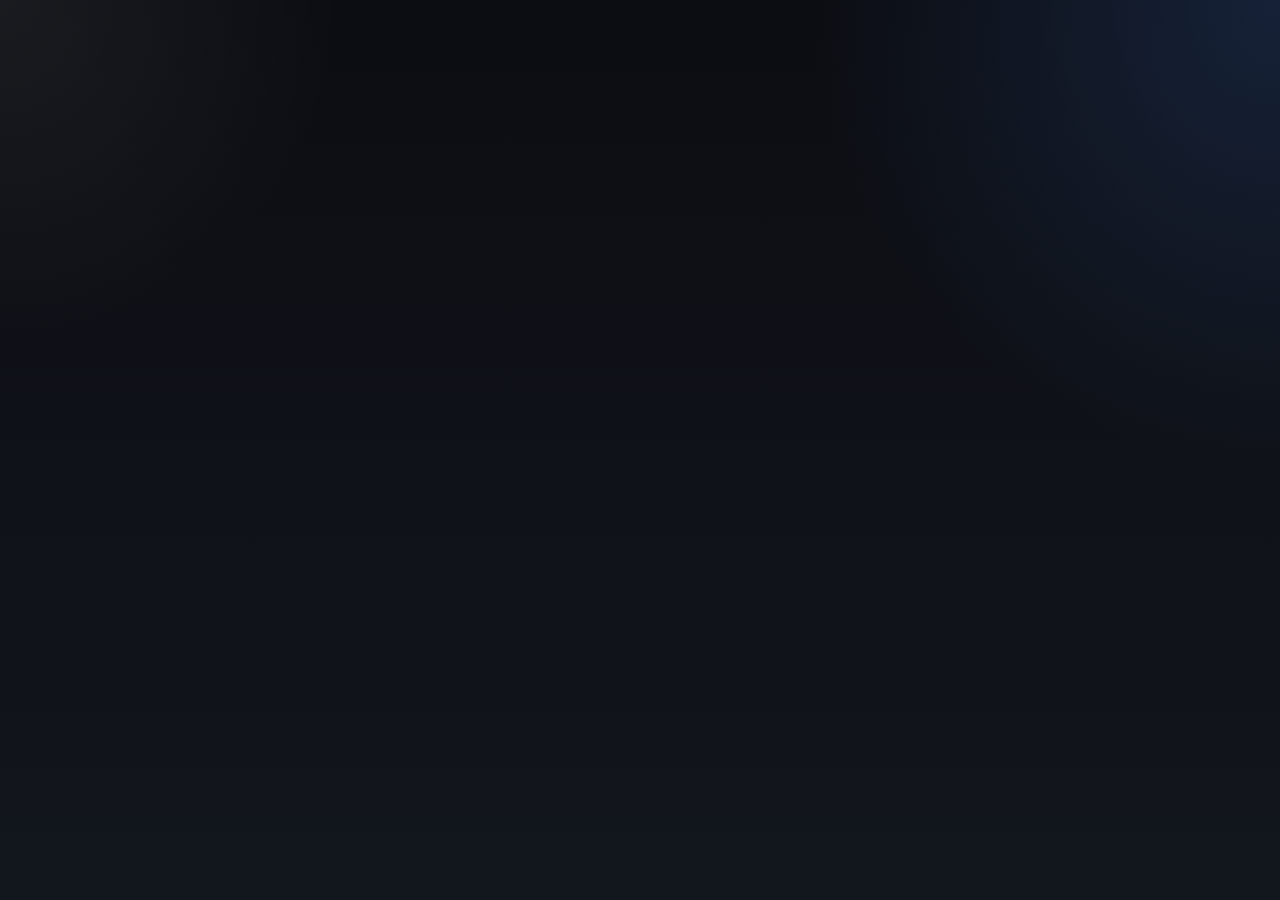
<file: about.html>
<!DOCTYPE html>
<html lang="ar" dir="rtl">
<head>
  <meta charset="UTF-8" />
  <meta name="viewport" content="width=device-width, initial-scale=1.0" />
  <title>من نحن | حساب العمر</title>
  <meta name="description" content="تعرف على موقع حساب العمر، رسالته، طريقة عمله، الخدمات التي يقدمها، وكيف يساعد المستخدمين في حساب العمر الميلادي والهجري والإحصائيات المرتبطة بالعمر بسهولة." />
  <meta name="robots" content="index, follow" />
  <link rel="canonical" href="https://ahmed342k.github.io/about.html" />

  <!-- Google Analytics -->
  <script async src="https://www.googletagmanager.com/gtag/js?id=G-0R40JW82MJ"></script>
  <script>
    window.dataLayer = window.dataLayer || [];
    function gtag(){dataLayer.push(arguments);}
    gtag('js', new Date());
    gtag('config', 'G-0R40JW82MJ');
  </script>

  <style>
    *{
      box-sizing:border-box;
      -webkit-tap-highlight-color:transparent;
      font-family:Arial,sans-serif;
    }

    :root{
      --bg1:#0b0d12;
      --bg2:#12161d;
      --glass:rgba(255,255,255,0.08);
      --border:rgba(255,255,255,0.14);
      --text:#ffffff;
      --sub:#cfd6df;
      --blue:#4f8cff;
      --shadow:0 20px 50px rgba(0,0,0,0.35);
      --card:rgba(255,255,255,0.05);
      --btn:rgba(255,255,255,0.08);
      --btnBorder:rgba(255,255,255,0.12);
      --soft:rgba(79,140,255,0.10);
    }

    body{
      margin:0;
      min-height:100vh;
      color:var(--text);
      background:
        radial-gradient(circle at top right, rgba(79,140,255,0.16), transparent 30%),
        radial-gradient(circle at top left, rgba(255,255,255,0.06), transparent 22%),
        linear-gradient(180deg,var(--bg1),var(--bg2));
      overflow-x:hidden;
    }

    .container{
      max-width:760px;
      margin:auto;
      padding:24px 14px 40px;
    }

    .top-bar{
      display:flex;
      justify-content:space-between;
      align-items:center;
      gap:10px;
      margin-bottom:14px;
      flex-wrap:wrap;
    }

    .top-btn{
      min-width:120px;
      background:var(--btn);
      color:var(--text);
      border:1px solid var(--btnBorder);
      border-radius:18px;
      padding:12px 14px;
      font-size:15px;
      text-align:center;
      text-decoration:none;
      backdrop-filter:blur(18px);
      -webkit-backdrop-filter:blur(18px);
      box-shadow:var(--shadow);
    }

    .back-btn{
      display:inline-block;
      margin-bottom:16px;
      color:var(--text);
      text-decoration:none;
      font-size:18px;
      background:var(--btn);
      border:1px solid var(--btnBorder);
      border-radius:16px;
      padding:10px 14px;
    }

    .hero-box,
    .box{
      background:var(--card);
      border:1px solid var(--border);
      border-radius:28px;
      box-shadow:var(--shadow);
      backdrop-filter:blur(18px);
      -webkit-backdrop-filter:blur(18px);
    }

    .hero-box{
      padding:24px 18px;
      margin-bottom:16px;
      text-align:center;
    }

    .hero-badge{
      display:inline-block;
      padding:8px 14px;
      border-radius:999px;
      background:var(--soft);
      border:1px solid var(--btnBorder);
      color:var(--text);
      font-size:14px;
      margin-bottom:12px;
    }

    .box{
      padding:24px 18px;
    }

    h1{
      margin:0 0 12px;
      font-size:34px;
      text-align:center;
      line-height:1.4;
    }

    .hero-text{
      color:var(--sub);
      font-size:17px;
      line-height:2;
      margin:0;
    }

    .desc{
      color:var(--sub);
      font-size:18px;
      line-height:2;
      text-align:right;
    }

    .section{
      margin-top:18px;
      padding-top:18px;
      border-top:1px solid rgba(255,255,255,0.08);
    }

    .section h2{
      margin:0 0 10px;
      font-size:23px;
      color:var(--text);
      line-height:1.5;
    }

    .section p{
      margin:0;
      color:var(--sub);
      font-size:17px;
      line-height:2;
    }

    .cards{
      display:grid;
      grid-template-columns:1fr 1fr;
      gap:12px;
      margin-top:16px;
    }

    .card{
      background:var(--btn);
      border:1px solid var(--btnBorder);
      border-radius:20px;
      padding:16px;
    }

    .card h3{
      margin:0 0 10px;
      color:var(--text);
      font-size:18px;
      line-height:1.5;
    }

    .card p{
      margin:0;
      color:var(--sub);
      font-size:15px;
      line-height:1.9;
    }

    .list{
      margin:12px 0 0;
      padding:0;
      list-style:none;
      display:grid;
      gap:10px;
    }

    .list li{
      background:var(--btn);
      border:1px solid var(--btnBorder);
      border-radius:18px;
      padding:14px;
      color:var(--sub);
      font-size:16px;
      line-height:1.9;
    }

    footer{
      margin-top:24px;
      padding:18px 12px;
      text-align:center;
      color:var(--sub);
      font-size:15px;
      background:var(--card);
      border:1px solid var(--border);
      border-radius:24px;
      box-shadow:var(--shadow);
    }

    footer a{
      color:var(--sub);
      text-decoration:none;
      margin:0 8px;
    }

    .footer-note{
      margin-top:10px;
      line-height:1.9;
      font-size:14px;
    }

    @media (max-width:640px){
      .cards{
        grid-template-columns:1fr;
      }

      h1{
        font-size:29px;
      }

      .section h2{
        font-size:21px;
      }

      .desc,
      .section p,
      .hero-text{
        font-size:16px;
      }

      .top-bar{
        flex-direction:column;
        align-items:stretch;
      }

      .top-btn{
        width:100%;
      }
    }
  </style>

  <script type="application/ld+json">
  {
    "@context":"https://schema.org",
    "@type":"AboutPage",
    "name":"من نحن",
    "url":"https://ahmed342k.github.io/about.html",
    "description":"صفحة تعريفية بموقع حساب العمر وخدماته وأهدافه."
  }
  </script>
</head>
<body>

  <!-- كودك كما هو بدون أي تغيير -->

</body>
</html>
</file>
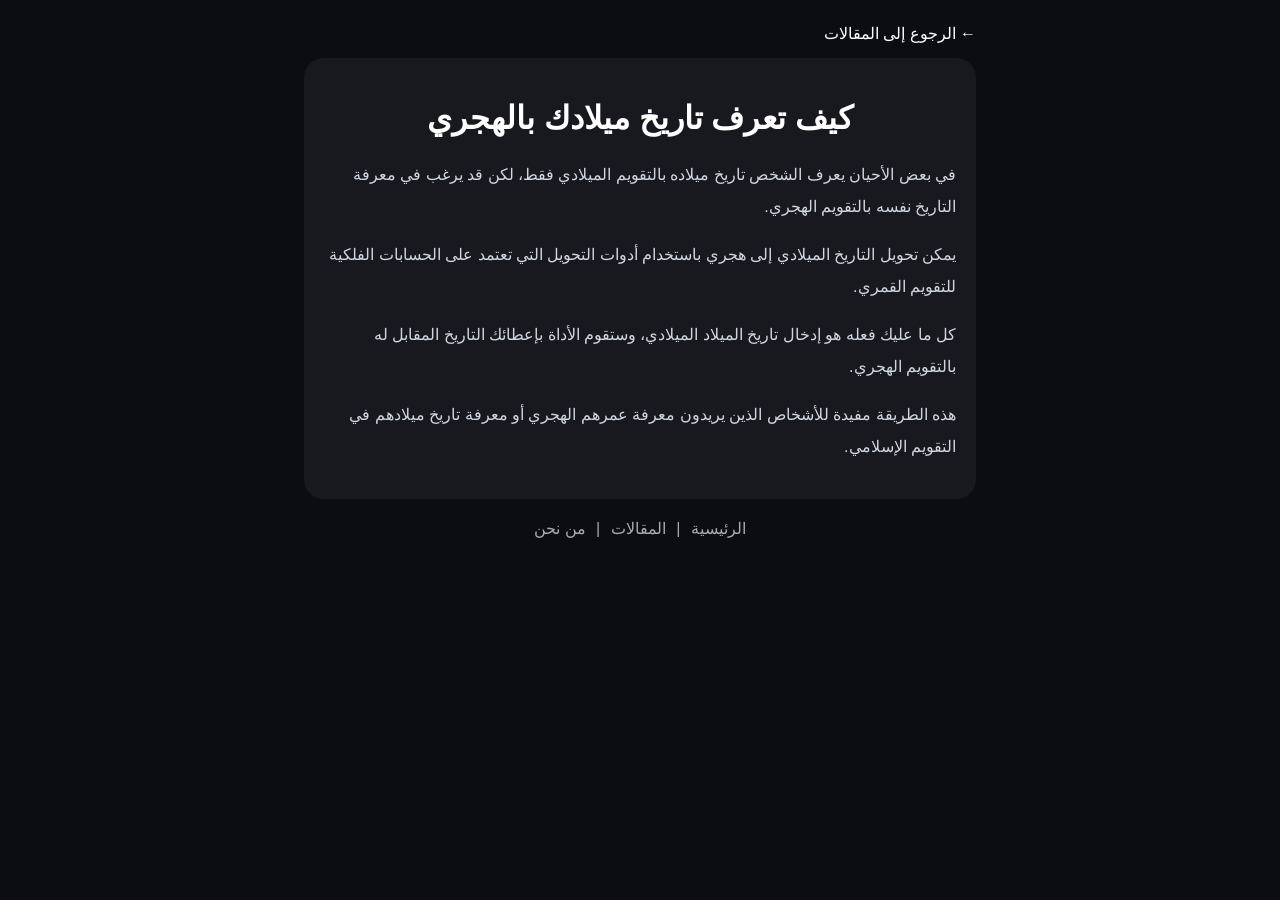
<file: article-10.html>
<!DOCTYPE html>
<html lang="ar" dir="rtl">

<head>

<meta charset="UTF-8">
<meta name="viewport" content="width=device-width, initial-scale=1.0">

<title>كيف تعرف تاريخ ميلادك بالهجري</title>

<meta name="description" content="تعرف على طريقة معرفة تاريخ ميلادك بالهجري إذا كنت تعرفه بالميلادي فقط.">

<link rel="icon" type="image/png" href="icon.png">

<style>

*{
box-sizing:border-box;
font-family:Arial,sans-serif;
}

body{
margin:0;
background:#0b0d12;
color:white;
}

.container{
max-width:700px;
margin:auto;
padding:24px 14px 40px;
}

.box{
background:rgba(255,255,255,0.05);
border-radius:20px;
padding:20px;
}

h1{
text-align:center;
}

p{
line-height:2;
color:#cfd6df;
}

.back{
display:inline-block;
margin-bottom:15px;
color:white;
text-decoration:none;
}

footer{
margin-top:20px;
text-align:center;
color:#aaa;
}

footer a{
color:#aaa;
text-decoration:none;
margin:0 6px;
}

</style>

</head>

<body>

<div class="container">

<a class="back" href="articles.html">← الرجوع إلى المقالات</a>

<div class="box">

<h1>كيف تعرف تاريخ ميلادك بالهجري</h1>

<p>
في بعض الأحيان يعرف الشخص تاريخ ميلاده بالتقويم الميلادي فقط،
لكن قد يرغب في معرفة التاريخ نفسه بالتقويم الهجري.
</p>

<p>
يمكن تحويل التاريخ الميلادي إلى هجري باستخدام أدوات التحويل
التي تعتمد على الحسابات الفلكية للتقويم القمري.
</p>

<p>
كل ما عليك فعله هو إدخال تاريخ الميلاد الميلادي،
وستقوم الأداة بإعطائك التاريخ المقابل له بالتقويم الهجري.
</p>

<p>
هذه الطريقة مفيدة للأشخاص الذين يريدون معرفة عمرهم الهجري
أو معرفة تاريخ ميلادهم في التقويم الإسلامي.
</p>

</div>

<footer>

<a href="index.html">الرئيسية</a> |
<a href="articles.html">المقالات</a> |
<a href="about.html">من نحن</a>

</footer>

</div>

</body>
</html>
</file>
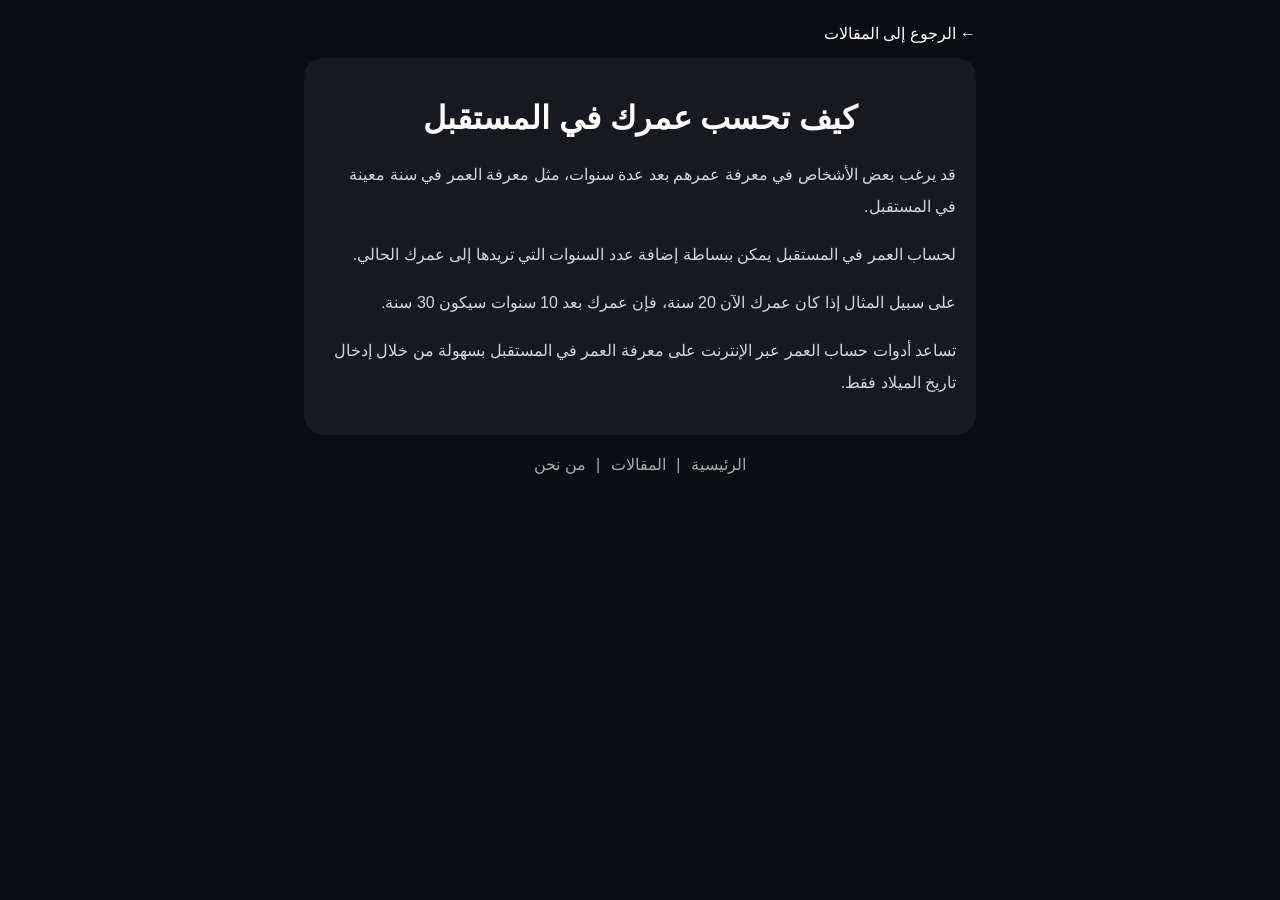
<file: article-12.html>
<!DOCTYPE html>
<html lang="ar" dir="rtl">

<head>

<meta charset="UTF-8">
<meta name="viewport" content="width=device-width, initial-scale=1.0">

<title>كيف تحسب عمرك في المستقبل</title>

<meta name="description" content="تعرف على طريقة معرفة عمرك في السنوات القادمة وكيف يتم حساب العمر في المستقبل بسهولة.">

<link rel="icon" type="image/png" href="icon.png">

<style>

*{
box-sizing:border-box;
font-family:Arial,sans-serif;
}

body{
margin:0;
background:#0b0d12;
color:white;
}

.container{
max-width:700px;
margin:auto;
padding:24px 14px 40px;
}

.box{
background:rgba(255,255,255,0.05);
border-radius:20px;
padding:20px;
}

h1{
text-align:center;
}

p{
line-height:2;
color:#cfd6df;
}

.back{
display:inline-block;
margin-bottom:15px;
color:white;
text-decoration:none;
}

footer{
margin-top:20px;
text-align:center;
color:#aaa;
}

footer a{
color:#aaa;
text-decoration:none;
margin:0 6px;
}

</style>

</head>

<body>

<div class="container">

<a class="back" href="articles.html">← الرجوع إلى المقالات</a>

<div class="box">

<h1>كيف تحسب عمرك في المستقبل</h1>

<p>
قد يرغب بعض الأشخاص في معرفة عمرهم بعد عدة سنوات،
مثل معرفة العمر في سنة معينة في المستقبل.
</p>

<p>
لحساب العمر في المستقبل يمكن ببساطة إضافة عدد السنوات
التي تريدها إلى عمرك الحالي.
</p>

<p>
على سبيل المثال إذا كان عمرك الآن 20 سنة،
فإن عمرك بعد 10 سنوات سيكون 30 سنة.
</p>

<p>
تساعد أدوات حساب العمر عبر الإنترنت على معرفة العمر
في المستقبل بسهولة من خلال إدخال تاريخ الميلاد فقط.
</p>

</div>

<footer>

<a href="index.html">الرئيسية</a> |
<a href="articles.html">المقالات</a> |
<a href="about.html">من نحن</a>

</footer>

</div>

</body>
</html>
</file>
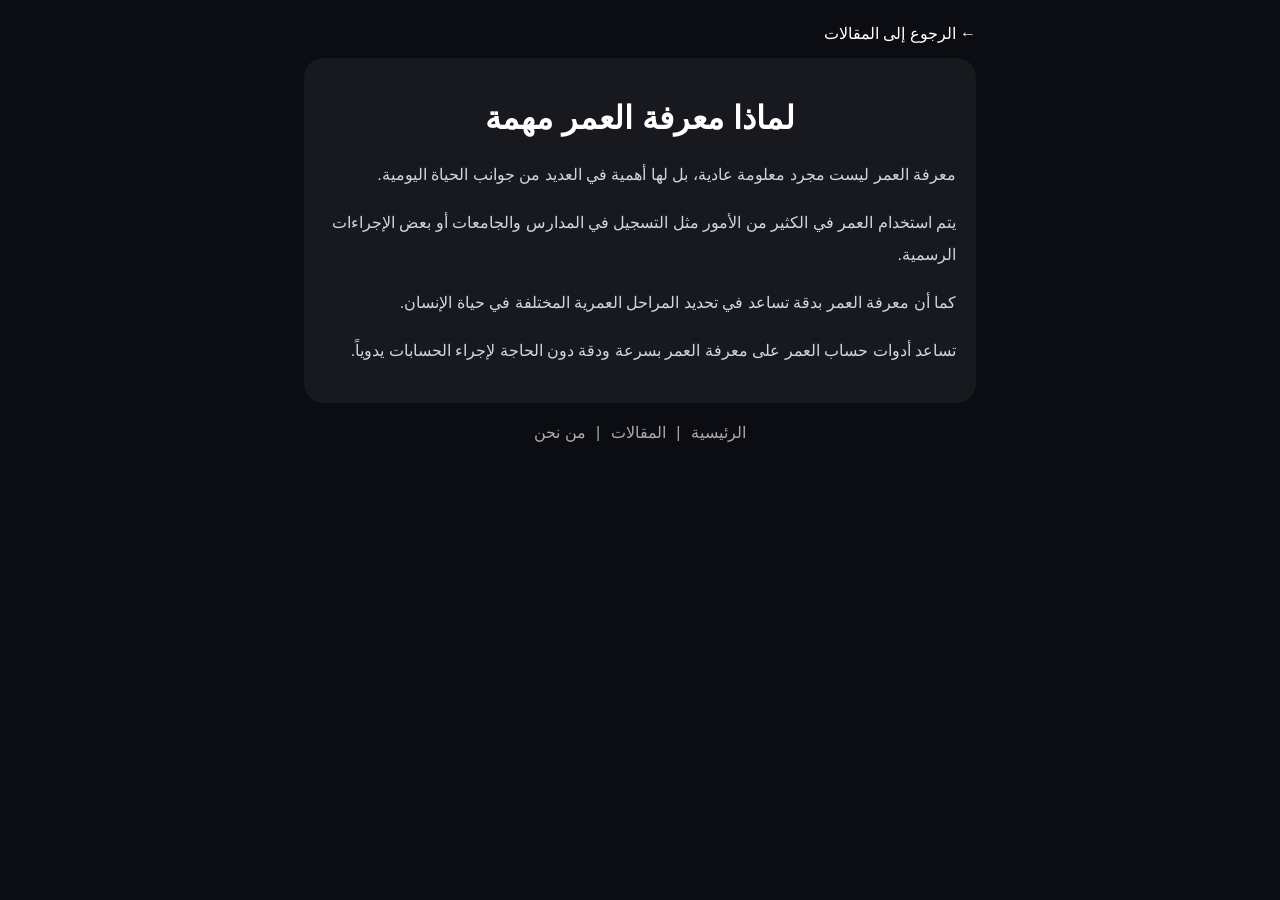
<file: article-14.html>
<!DOCTYPE html>
<html lang="ar" dir="rtl">

<head>

<meta charset="UTF-8">
<meta name="viewport" content="width=device-width, initial-scale=1.0">

<title>لماذا معرفة العمر مهمة</title>

<meta name="description" content="تعرف على أهمية معرفة العمر في الحياة اليومية وفي بعض الإجراءات الرسمية.">

<link rel="icon" type="image/png" href="icon.png">

<style>

*{
box-sizing:border-box;
font-family:Arial,sans-serif;
}

body{
margin:0;
background:#0b0d12;
color:white;
}

.container{
max-width:700px;
margin:auto;
padding:24px 14px 40px;
}

.box{
background:rgba(255,255,255,0.05);
border-radius:20px;
padding:20px;
}

h1{
text-align:center;
}

p{
line-height:2;
color:#cfd6df;
}

.back{
display:inline-block;
margin-bottom:15px;
color:white;
text-decoration:none;
}

footer{
margin-top:20px;
text-align:center;
color:#aaa;
}

footer a{
color:#aaa;
text-decoration:none;
margin:0 6px;
}

</style>

</head>

<body>

<div class="container">

<a class="back" href="articles.html">← الرجوع إلى المقالات</a>

<div class="box">

<h1>لماذا معرفة العمر مهمة</h1>

<p>
معرفة العمر ليست مجرد معلومة عادية،
بل لها أهمية في العديد من جوانب الحياة اليومية.
</p>

<p>
يتم استخدام العمر في الكثير من الأمور مثل
التسجيل في المدارس والجامعات أو بعض الإجراءات الرسمية.
</p>

<p>
كما أن معرفة العمر بدقة تساعد في تحديد
المراحل العمرية المختلفة في حياة الإنسان.
</p>

<p>
تساعد أدوات حساب العمر على معرفة العمر بسرعة
ودقة دون الحاجة لإجراء الحسابات يدوياً.
</p>

</div>

<footer>

<a href="index.html">الرئيسية</a> |
<a href="articles.html">المقالات</a> |
<a href="about.html">من نحن</a>

</footer>

</div>

</body>
</html>
</file>
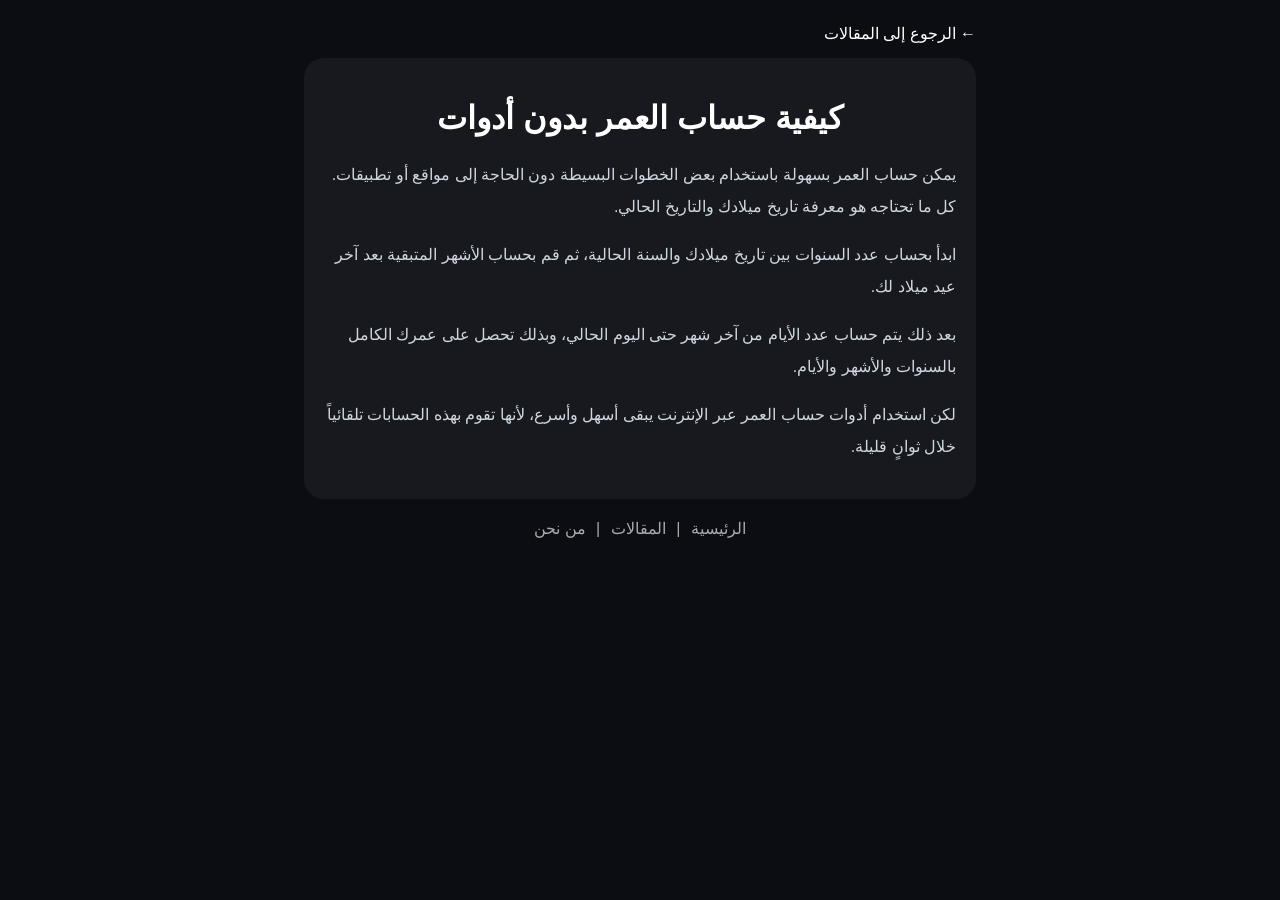
<file: article-8.html>
<!DOCTYPE html>
<html lang="ar" dir="rtl">

<head>

<meta charset="UTF-8">
<meta name="viewport" content="width=device-width, initial-scale=1.0">

<title>كيفية حساب العمر بدون أدوات</title>

<meta name="description" content="تعرف على الطريقة اليدوية لحساب العمر بالسنوات والأشهر والأيام بدون استخدام مواقع أو أدوات حساب العمر.">

<link rel="icon" type="image/png" href="icon.png">

<style>

*{
box-sizing:border-box;
font-family:Arial,sans-serif;
}

body{
margin:0;
background:#0b0d12;
color:white;
}

.container{
max-width:700px;
margin:auto;
padding:24px 14px 40px;
}

.box{
background:rgba(255,255,255,0.05);
border-radius:20px;
padding:20px;
}

h1{
text-align:center;
}

p{
line-height:2;
color:#cfd6df;
}

.back{
display:inline-block;
margin-bottom:15px;
color:white;
text-decoration:none;
}

footer{
margin-top:20px;
text-align:center;
color:#aaa;
}

footer a{
color:#aaa;
text-decoration:none;
margin:0 6px;
}

</style>

</head>

<body>

<div class="container">

<a class="back" href="articles.html">← الرجوع إلى المقالات</a>

<div class="box">

<h1>كيفية حساب العمر بدون أدوات</h1>

<p>
يمكن حساب العمر بسهولة باستخدام بعض الخطوات البسيطة دون الحاجة إلى مواقع أو تطبيقات.
كل ما تحتاجه هو معرفة تاريخ ميلادك والتاريخ الحالي.
</p>

<p>
ابدأ بحساب عدد السنوات بين تاريخ ميلادك والسنة الحالية،
ثم قم بحساب الأشهر المتبقية بعد آخر عيد ميلاد لك.
</p>

<p>
بعد ذلك يتم حساب عدد الأيام من آخر شهر حتى اليوم الحالي،
وبذلك تحصل على عمرك الكامل بالسنوات والأشهر والأيام.
</p>

<p>
لكن استخدام أدوات حساب العمر عبر الإنترنت يبقى أسهل وأسرع،
لأنها تقوم بهذه الحسابات تلقائياً خلال ثوانٍ قليلة.
</p>

</div>

<footer>

<a href="index.html">الرئيسية</a> |
<a href="articles.html">المقالات</a> |
<a href="about.html">من نحن</a>

</footer>

</div>

</body>
</html>
</file>
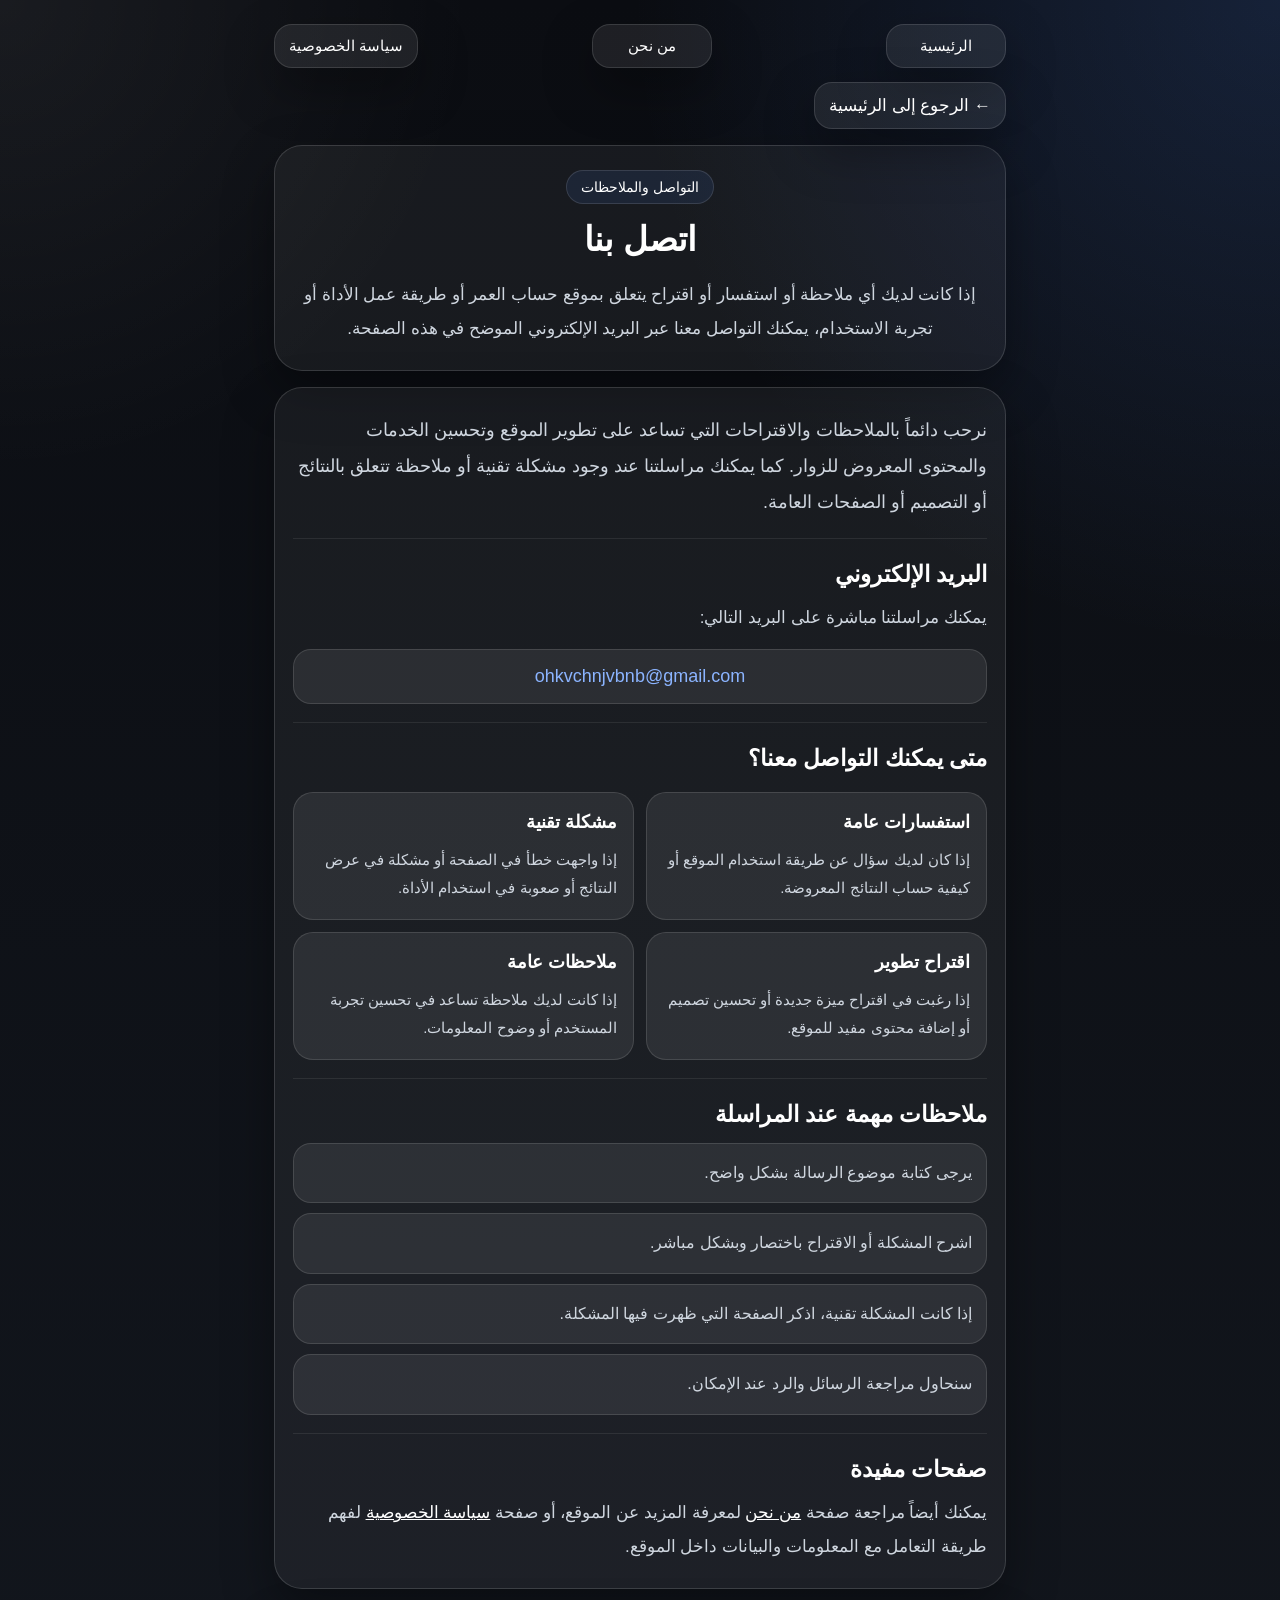
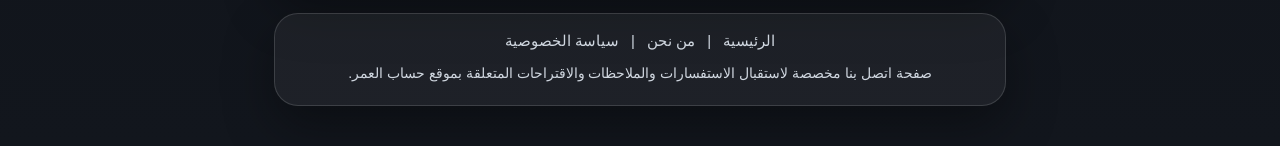
<file: contact.html>
<!DOCTYPE html>
<html lang="ar" dir="rtl">
<head>
  <meta charset="UTF-8" />
  <meta name="viewport" content="width=device-width, initial-scale=1.0" />

  <title>اتصل بنا | حساب العمر</title>
  <meta name="description" content="تواصل معنا بخصوص موقع حساب العمر لأي استفسار أو ملاحظة أو اقتراح يتعلق بالموقع أو الأداة أو تجربة الاستخدام." />
  <meta name="robots" content="index, follow" />
  <link rel="canonical" href="https://ahmed342k.github.io/contact.html" />

  <style>
    *{
      box-sizing:border-box;
      -webkit-tap-highlight-color:transparent;
      font-family:Arial,sans-serif;
    }

    :root{
      --bg1:#0b0d12;
      --bg2:#12161d;
      --border:rgba(255,255,255,0.14);
      --text:#ffffff;
      --sub:#cfd6df;
      --shadow:0 20px 50px rgba(0,0,0,0.35);
      --card:rgba(255,255,255,0.05);
      --btn:rgba(255,255,255,0.08);
      --btnBorder:rgba(255,255,255,0.12);
      --soft:rgba(79,140,255,0.10);
      --link:#8bb4ff;
    }

    body{
      margin:0;
      min-height:100vh;
      color:var(--text);
      background:
        radial-gradient(circle at top right, rgba(79,140,255,0.16), transparent 30%),
        radial-gradient(circle at top left, rgba(255,255,255,0.06), transparent 22%),
        linear-gradient(180deg,var(--bg1),var(--bg2));
      overflow-x:hidden;
    }

    .container{
      max-width:760px;
      margin:auto;
      padding:24px 14px 40px;
    }

    .top-bar{
      display:flex;
      justify-content:space-between;
      align-items:center;
      gap:10px;
      margin-bottom:14px;
      flex-wrap:wrap;
    }

    .top-btn,
    .back-btn{
      display:inline-block;
      min-width:120px;
      background:var(--btn);
      color:var(--text);
      border:1px solid var(--btnBorder);
      border-radius:18px;
      padding:12px 14px;
      font-size:15px;
      text-align:center;
      text-decoration:none;
      box-shadow:var(--shadow);
    }

    .back-btn{
      margin-bottom:16px;
      min-width:auto;
      font-size:17px;
    }

    .hero-box,
    .box{
      background:var(--card);
      border:1px solid var(--border);
      border-radius:28px;
      box-shadow:var(--shadow);
    }

    .hero-box{
      padding:24px 18px;
      text-align:center;
      margin-bottom:16px;
    }

    .hero-badge{
      display:inline-block;
      padding:8px 14px;
      border-radius:999px;
      background:var(--soft);
      border:1px solid var(--btnBorder);
      color:var(--text);
      font-size:14px;
      margin-bottom:12px;
    }

    .hero-text{
      color:var(--sub);
      font-size:17px;
      line-height:2;
      margin:0;
    }

    .box{
      padding:24px 18px;
    }

    h1{
      margin:0 0 14px;
      font-size:34px;
      text-align:center;
      line-height:1.4;
    }

    .desc{
      color:var(--sub);
      font-size:18px;
      line-height:2;
      text-align:right;
    }

    .section{
      margin-top:18px;
      padding-top:18px;
      border-top:1px solid rgba(255,255,255,0.08);
    }

    .section h2{
      margin:0 0 10px;
      font-size:23px;
      color:var(--text);
      line-height:1.5;
    }

    .section p{
      margin:0;
      color:var(--sub);
      font-size:17px;
      line-height:2;
      word-break:break-word;
    }

    .email-box{
      margin-top:14px;
      background:rgba(255,255,255,0.08);
      border:1px solid rgba(255,255,255,0.12);
      border-radius:18px;
      padding:16px;
      text-align:center;
      font-size:18px;
      color:var(--text);
    }

    .email-box a{
      color:var(--link);
      text-decoration:none;
      word-break:break-word;
    }

    .cards{
      display:grid;
      grid-template-columns:1fr 1fr;
      gap:12px;
      margin-top:16px;
    }

    .card{
      background:var(--btn);
      border:1px solid var(--btnBorder);
      border-radius:20px;
      padding:16px;
    }

    .card h3{
      margin:0 0 10px;
      color:var(--text);
      font-size:18px;
      line-height:1.5;
    }

    .card p{
      margin:0;
      color:var(--sub);
      font-size:15px;
      line-height:1.9;
    }

    .list{
      margin:12px 0 0;
      padding:0;
      list-style:none;
      display:grid;
      gap:10px;
    }

    .list li{
      background:var(--btn);
      border:1px solid var(--btnBorder);
      border-radius:18px;
      padding:14px;
      color:var(--sub);
      font-size:16px;
      line-height:1.9;
    }

    footer{
      margin-top:24px;
      padding:18px 12px;
      text-align:center;
      color:var(--sub);
      font-size:15px;
      background:var(--card);
      border:1px solid var(--border);
      border-radius:24px;
      box-shadow:var(--shadow);
    }

    footer a{
      color:var(--sub);
      text-decoration:none;
      margin:0 8px;
    }

    .footer-note{
      margin-top:10px;
      line-height:1.9;
      font-size:14px;
    }

    @media (max-width:640px){
      .cards{
        grid-template-columns:1fr;
      }

      .top-bar{
        flex-direction:column;
        align-items:stretch;
      }

      .top-btn,
      .back-btn{
        width:100%;
      }

      h1{
        font-size:29px;
      }

      .section h2{
        font-size:21px;
      }

      .desc,
      .section p,
      .hero-text{
        font-size:16px;
      }
    }
  </style>

  <script type="application/ld+json">
  {
    "@context":"https://schema.org",
    "@type":"ContactPage",
    "name":"اتصل بنا",
    "url":"https://ahmed342k.github.io/contact.html",
    "description":"صفحة التواصل الخاصة بموقع حساب العمر."
  }
  </script>
</head>
<body>

  <div class="container">

    <div class="top-bar">
      <a class="top-btn" href="index.html">الرئيسية</a>
      <a class="top-btn" href="about.html">من نحن</a>
      <a class="top-btn" href="privacy.html">سياسة الخصوصية</a>
    </div>

    <a class="back-btn" href="index.html">← الرجوع إلى الرئيسية</a>

    <section class="hero-box">
      <div class="hero-badge">التواصل والملاحظات</div>
      <h1>اتصل بنا</h1>
      <p class="hero-text">
        إذا كانت لديك أي ملاحظة أو استفسار أو اقتراح يتعلق بموقع حساب العمر أو طريقة عمل الأداة أو تجربة الاستخدام، يمكنك التواصل معنا عبر البريد الإلكتروني الموضح في هذه الصفحة.
      </p>
    </section>

    <div class="box">
      <div class="desc">
        نرحب دائماً بالملاحظات والاقتراحات التي تساعد على تطوير الموقع وتحسين الخدمات والمحتوى المعروض للزوار. كما يمكنك مراسلتنا عند وجود مشكلة تقنية أو ملاحظة تتعلق بالنتائج أو التصميم أو الصفحات العامة.
      </div>

      <div class="section">
        <h2>البريد الإلكتروني</h2>
        <p>
          يمكنك مراسلتنا مباشرة على البريد التالي:
        </p>

        <div class="email-box">
          <a href="mailto:ohkvchnjvbnb@gmail.com">ohkvchnjvbnb@gmail.com</a>
        </div>
      </div>

      <div class="section">
        <h2>متى يمكنك التواصل معنا؟</h2>
        <div class="cards">
          <div class="card">
            <h3>استفسارات عامة</h3>
            <p>إذا كان لديك سؤال عن طريقة استخدام الموقع أو كيفية حساب النتائج المعروضة.</p>
          </div>

          <div class="card">
            <h3>مشكلة تقنية</h3>
            <p>إذا واجهت خطأ في الصفحة أو مشكلة في عرض النتائج أو صعوبة في استخدام الأداة.</p>
          </div>

          <div class="card">
            <h3>اقتراح تطوير</h3>
            <p>إذا رغبت في اقتراح ميزة جديدة أو تحسين تصميم أو إضافة محتوى مفيد للموقع.</p>
          </div>

          <div class="card">
            <h3>ملاحظات عامة</h3>
            <p>إذا كانت لديك ملاحظة تساعد في تحسين تجربة المستخدم أو وضوح المعلومات.</p>
          </div>
        </div>
      </div>

      <div class="section">
        <h2>ملاحظات مهمة عند المراسلة</h2>
        <ul class="list">
          <li>يرجى كتابة موضوع الرسالة بشكل واضح.</li>
          <li>اشرح المشكلة أو الاقتراح باختصار وبشكل مباشر.</li>
          <li>إذا كانت المشكلة تقنية، اذكر الصفحة التي ظهرت فيها المشكلة.</li>
          <li>سنحاول مراجعة الرسائل والرد عند الإمكان.</li>
        </ul>
      </div>

      <div class="section">
        <h2>صفحات مفيدة</h2>
        <p>
          يمكنك أيضاً مراجعة صفحة <a href="about.html" style="color:var(--text);">من نحن</a> لمعرفة المزيد عن الموقع، أو صفحة <a href="privacy.html" style="color:var(--text);">سياسة الخصوصية</a> لفهم طريقة التعامل مع المعلومات والبيانات داخل الموقع.
        </p>
      </div>
    </div>

    <footer>
      <a href="index.html">الرئيسية</a> |
      <a href="about.html">من نحن</a> |
      <a href="privacy.html">سياسة الخصوصية</a>
      <div class="footer-note">
        صفحة اتصل بنا مخصصة لاستقبال الاستفسارات والملاحظات والاقتراحات المتعلقة بموقع حساب العمر.
      </div>
    </footer>

  </div>

</body>
</html>
</file>
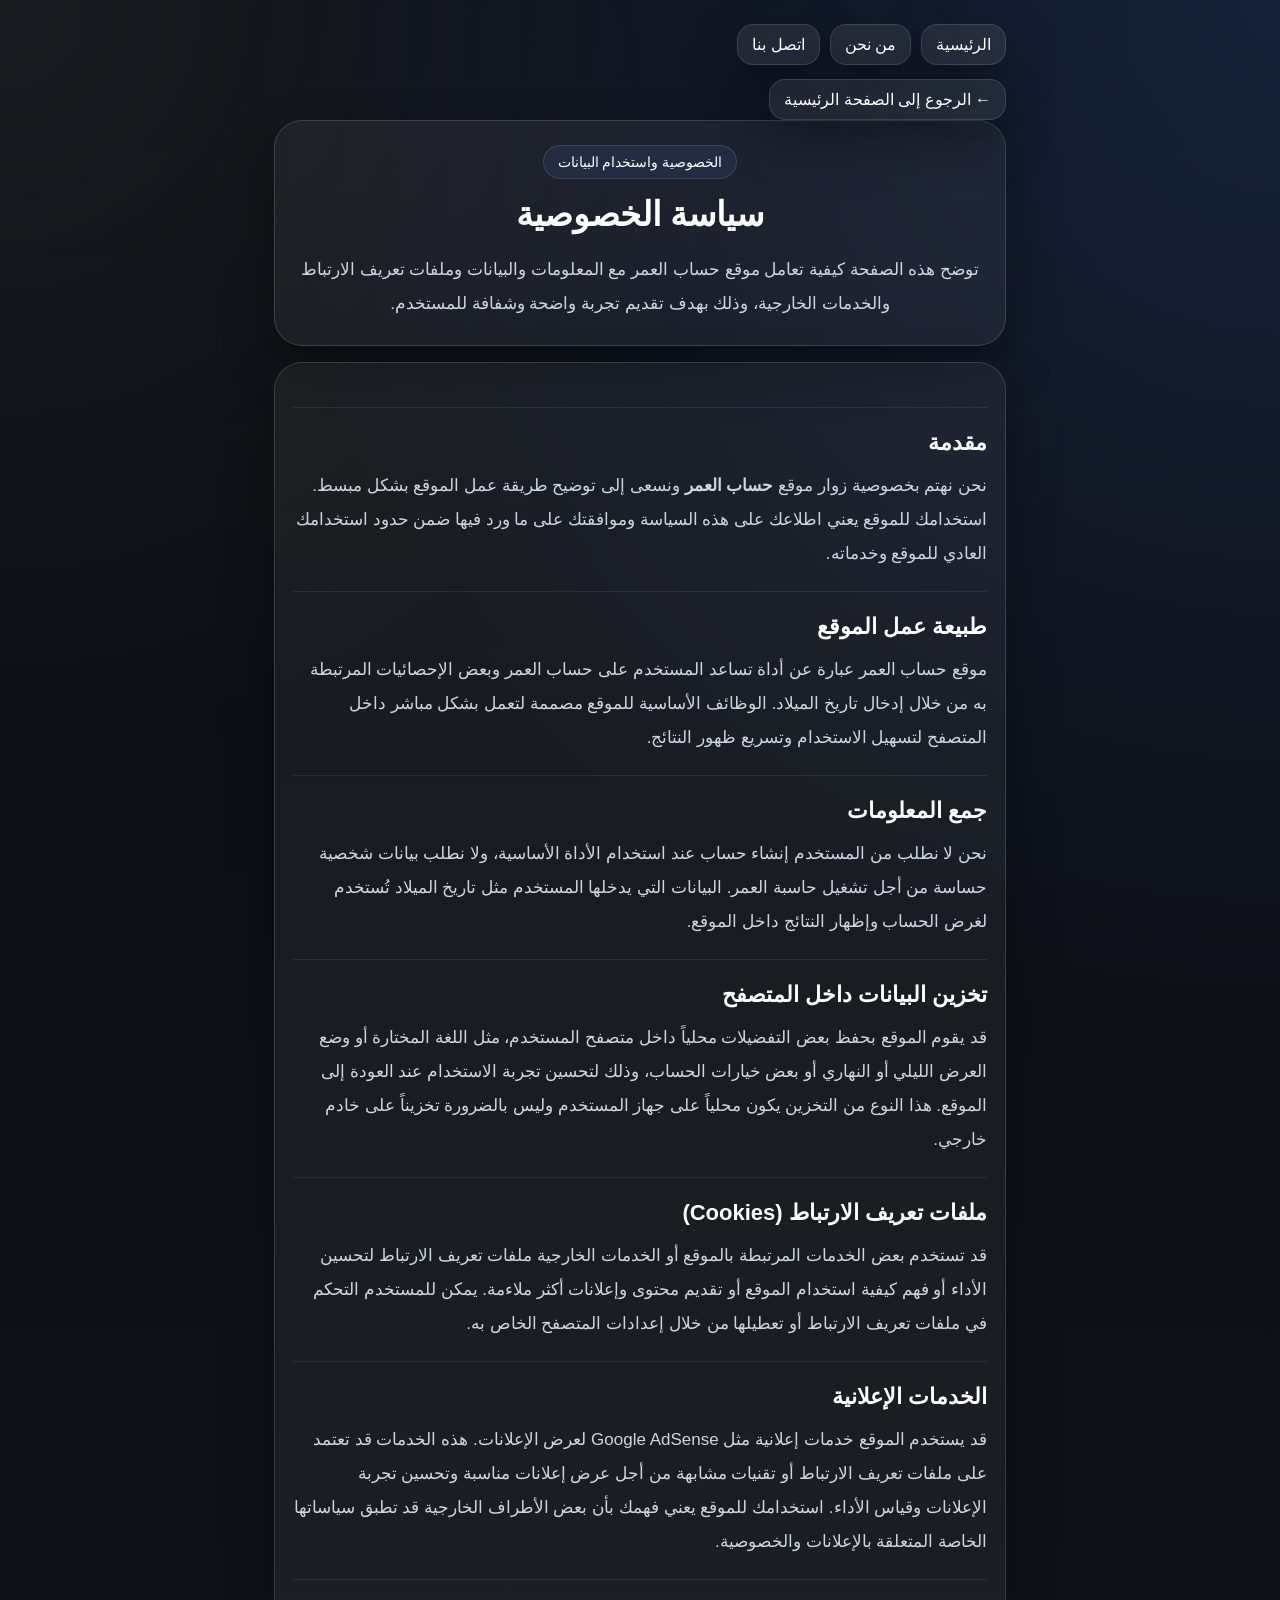
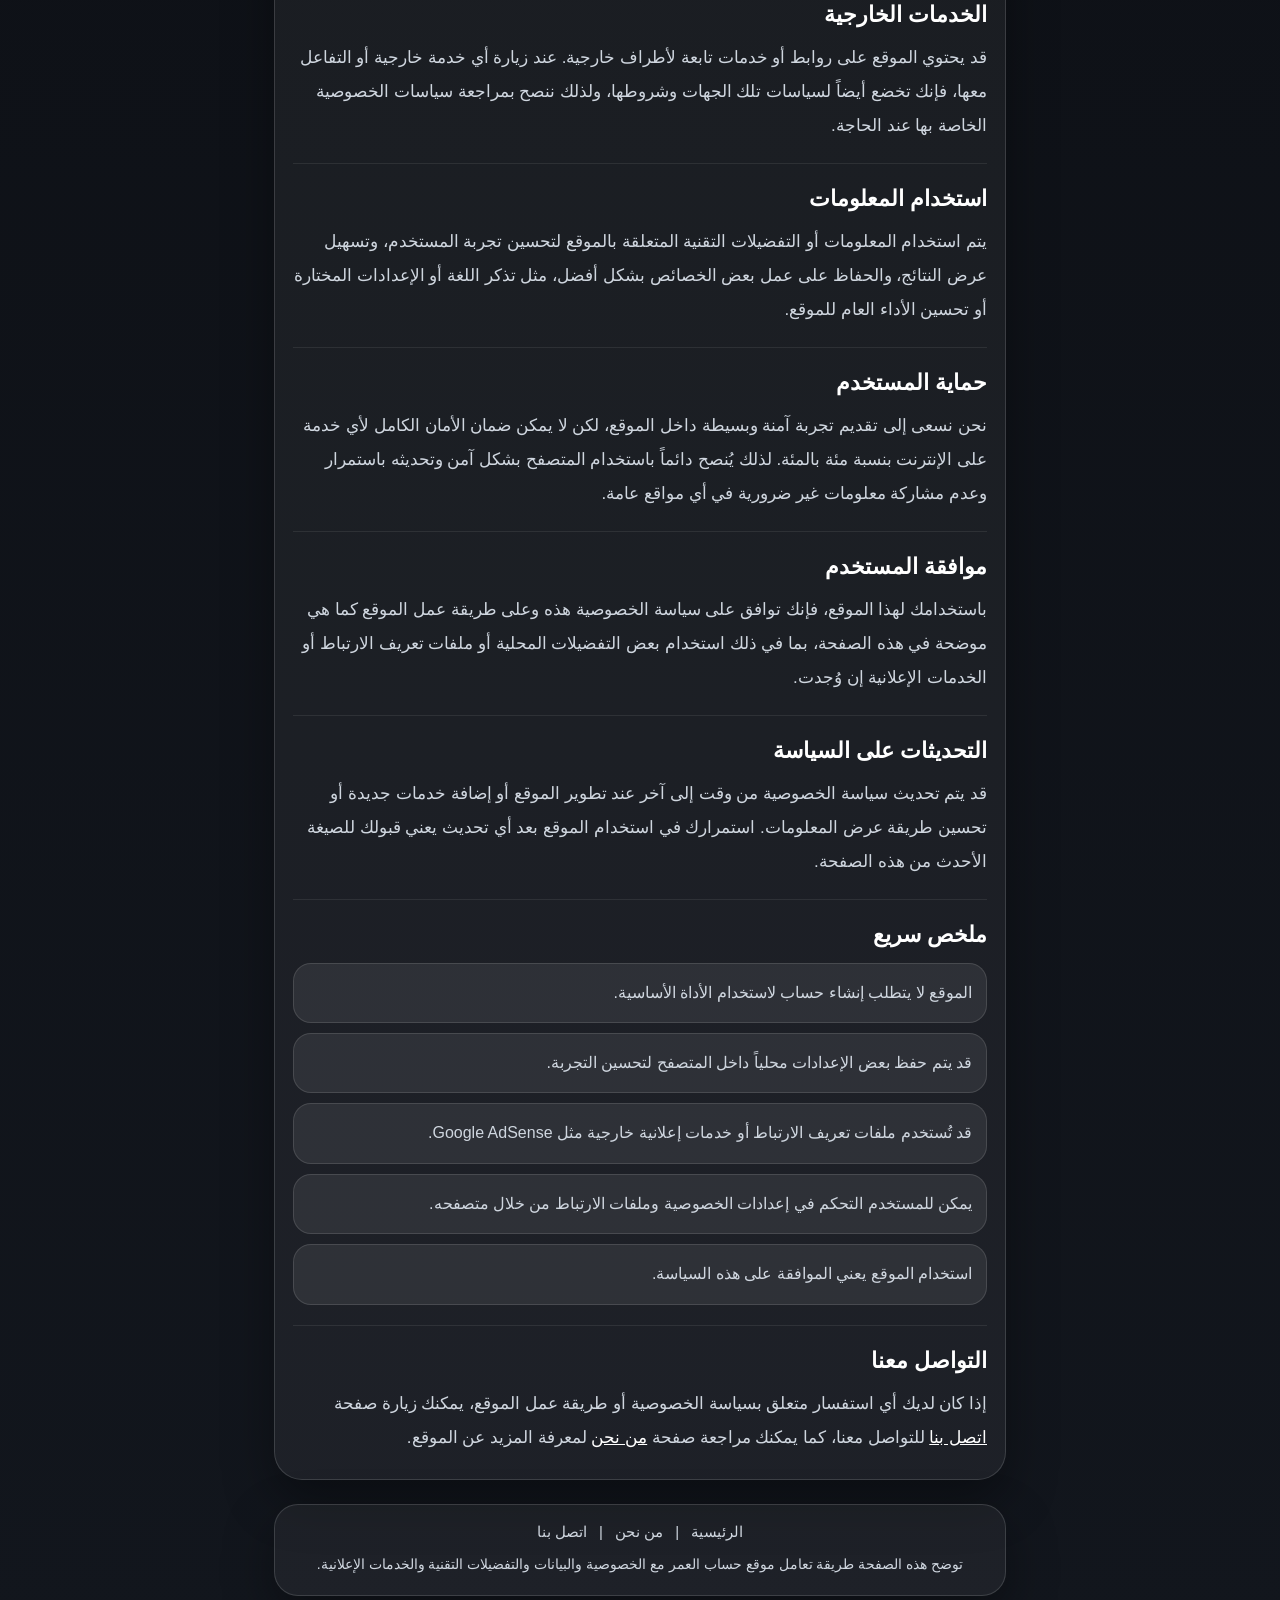
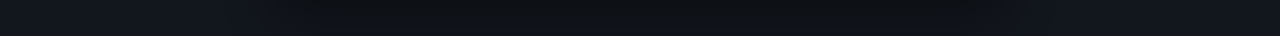
<file: privacy.html>
<!DOCTYPE html>
<html lang="ar" dir="rtl">
<head>
  <meta charset="UTF-8" />
  <meta name="viewport" content="width=device-width, initial-scale=1.0" />

  <title>سياسة الخصوصية | حساب العمر</title>
  <meta name="description" content="سياسة الخصوصية الخاصة بموقع حساب العمر، وكيفية التعامل مع البيانات، وملفات تعريف الارتباط، والخدمات الإعلانية، وطريقة استخدام الموقع." />
  <meta name="robots" content="index, follow" />
  <link rel="canonical" href="https://ahmed342k.github.io/privacy.html" />

  <style>
    *{
      box-sizing:border-box;
      -webkit-tap-highlight-color:transparent;
      font-family:Arial,sans-serif;
    }

    :root{
      --bg1:#0b0d12;
      --bg2:#12161d;
      --text:#ffffff;
      --sub:#cfd6df;
      --card:rgba(255,255,255,0.05);
      --border:rgba(255,255,255,0.14);
      --shadow:0 20px 50px rgba(0,0,0,0.35);
      --btn:rgba(255,255,255,0.08);
      --btnBorder:rgba(255,255,255,0.12);
      --soft:rgba(79,140,255,0.10);
    }

    body{
      margin:0;
      min-height:100vh;
      color:var(--text);
      background:
        radial-gradient(circle at top right, rgba(79,140,255,0.16), transparent 30%),
        radial-gradient(circle at top left, rgba(255,255,255,0.06), transparent 22%),
        linear-gradient(180deg,var(--bg1),var(--bg2));
    }

    .container{
      max-width:760px;
      margin:auto;
      padding:24px 14px 40px;
    }

    .top-links{
      display:flex;
      gap:10px;
      flex-wrap:wrap;
      margin-bottom:14px;
    }

    .top-links a,
    .back{
      display:inline-block;
      text-decoration:none;
      color:var(--text);
      background:var(--btn);
      border:1px solid var(--btnBorder);
      border-radius:16px;
      padding:10px 14px;
      font-size:16px;
      box-shadow:var(--shadow);
    }

    .hero-box,
    .box{
      background:var(--card);
      border:1px solid var(--border);
      border-radius:28px;
      box-shadow:var(--shadow);
    }

    .hero-box{
      padding:24px 18px;
      text-align:center;
      margin-bottom:16px;
    }

    .hero-badge{
      display:inline-block;
      padding:8px 14px;
      border-radius:999px;
      background:var(--soft);
      border:1px solid var(--btnBorder);
      color:var(--text);
      font-size:14px;
      margin-bottom:12px;
    }

    .hero-text{
      margin:0;
      color:var(--sub);
      font-size:17px;
      line-height:2;
    }

    .box{
      padding:24px 18px;
    }

    h1{
      margin:0 0 14px;
      font-size:34px;
      text-align:center;
      line-height:1.4;
    }

    .section{
      margin-top:20px;
      padding-top:18px;
      border-top:1px solid rgba(255,255,255,0.08);
    }

    .section h2{
      margin:0 0 10px;
      font-size:22px;
      line-height:1.5;
    }

    .section p{
      margin:0;
      color:var(--sub);
      font-size:17px;
      line-height:2;
    }

    .list{
      margin:12px 0 0;
      padding:0;
      list-style:none;
      display:grid;
      gap:10px;
    }

    .list li{
      background:var(--btn);
      border:1px solid var(--btnBorder);
      border-radius:18px;
      padding:14px;
      color:var(--sub);
      font-size:16px;
      line-height:1.9;
    }

    footer{
      margin-top:24px;
      padding:18px 12px;
      text-align:center;
      color:var(--sub);
      font-size:15px;
      background:var(--card);
      border:1px solid var(--border);
      border-radius:24px;
      box-shadow:var(--shadow);
    }

    footer a{
      color:var(--sub);
      text-decoration:none;
      margin:0 8px;
    }

    .footer-note{
      margin-top:10px;
      line-height:1.9;
      font-size:14px;
    }

    @media (max-width:640px){
      h1{
        font-size:29px;
      }

      .section h2{
        font-size:20px;
      }

      .section p,
      .hero-text{
        font-size:16px;
      }

      .top-links{
        flex-direction:column;
      }

      .top-links a,
      .back{
        width:100%;
        text-align:center;
      }
    }
  </style>

  <script type="application/ld+json">
  {
    "@context":"https://schema.org",
    "@type":"WebPage",
    "name":"سياسة الخصوصية",
    "url":"https://ahmed342k.github.io/privacy.html",
    "description":"سياسة الخصوصية الخاصة بموقع حساب العمر."
  }
  </script>
</head>

<body>

  <div class="container">

    <div class="top-links">
      <a href="index.html">الرئيسية</a>
      <a href="about.html">من نحن</a>
      <a href="contact.html">اتصل بنا</a>
    </div>

    <a class="back" href="index.html">← الرجوع إلى الصفحة الرئيسية</a>

    <section class="hero-box">
      <div class="hero-badge">الخصوصية واستخدام البيانات</div>
      <h1>سياسة الخصوصية</h1>
      <p class="hero-text">
        توضح هذه الصفحة كيفية تعامل موقع حساب العمر مع المعلومات والبيانات وملفات تعريف الارتباط والخدمات الخارجية، وذلك بهدف تقديم تجربة واضحة وشفافة للمستخدم.
      </p>
    </section>

    <div class="box">

      <div class="section">
        <h2>مقدمة</h2>
        <p>
          نحن نهتم بخصوصية زوار موقع <strong>حساب العمر</strong> ونسعى إلى توضيح طريقة عمل الموقع بشكل مبسط. استخدامك للموقع يعني اطلاعك على هذه السياسة وموافقتك على ما ورد فيها ضمن حدود استخدامك العادي للموقع وخدماته.
        </p>
      </div>

      <div class="section">
        <h2>طبيعة عمل الموقع</h2>
        <p>
          موقع حساب العمر عبارة عن أداة تساعد المستخدم على حساب العمر وبعض الإحصائيات المرتبطة به من خلال إدخال تاريخ الميلاد. الوظائف الأساسية للموقع مصممة لتعمل بشكل مباشر داخل المتصفح لتسهيل الاستخدام وتسريع ظهور النتائج.
        </p>
      </div>

      <div class="section">
        <h2>جمع المعلومات</h2>
        <p>
          نحن لا نطلب من المستخدم إنشاء حساب عند استخدام الأداة الأساسية، ولا نطلب بيانات شخصية حساسة من أجل تشغيل حاسبة العمر. البيانات التي يدخلها المستخدم مثل تاريخ الميلاد تُستخدم لغرض الحساب وإظهار النتائج داخل الموقع.
        </p>
      </div>

      <div class="section">
        <h2>تخزين البيانات داخل المتصفح</h2>
        <p>
          قد يقوم الموقع بحفظ بعض التفضيلات محلياً داخل متصفح المستخدم، مثل اللغة المختارة أو وضع العرض الليلي أو النهاري أو بعض خيارات الحساب، وذلك لتحسين تجربة الاستخدام عند العودة إلى الموقع. هذا النوع من التخزين يكون محلياً على جهاز المستخدم وليس بالضرورة تخزيناً على خادم خارجي.
        </p>
      </div>

      <div class="section">
        <h2>ملفات تعريف الارتباط (Cookies)</h2>
        <p>
          قد تستخدم بعض الخدمات المرتبطة بالموقع أو الخدمات الخارجية ملفات تعريف الارتباط لتحسين الأداء أو فهم كيفية استخدام الموقع أو تقديم محتوى وإعلانات أكثر ملاءمة. يمكن للمستخدم التحكم في ملفات تعريف الارتباط أو تعطيلها من خلال إعدادات المتصفح الخاص به.
        </p>
      </div>

      <div class="section">
        <h2>الخدمات الإعلانية</h2>
        <p>
          قد يستخدم الموقع خدمات إعلانية مثل Google AdSense لعرض الإعلانات. هذه الخدمات قد تعتمد على ملفات تعريف الارتباط أو تقنيات مشابهة من أجل عرض إعلانات مناسبة وتحسين تجربة الإعلانات وقياس الأداء. استخدامك للموقع يعني فهمك بأن بعض الأطراف الخارجية قد تطبق سياساتها الخاصة المتعلقة بالإعلانات والخصوصية.
        </p>
      </div>

      <div class="section">
        <h2>الخدمات الخارجية</h2>
        <p>
          قد يحتوي الموقع على روابط أو خدمات تابعة لأطراف خارجية. عند زيارة أي خدمة خارجية أو التفاعل معها، فإنك تخضع أيضاً لسياسات تلك الجهات وشروطها، ولذلك ننصح بمراجعة سياسات الخصوصية الخاصة بها عند الحاجة.
        </p>
      </div>

      <div class="section">
        <h2>استخدام المعلومات</h2>
        <p>
          يتم استخدام المعلومات أو التفضيلات التقنية المتعلقة بالموقع لتحسين تجربة المستخدم، وتسهيل عرض النتائج، والحفاظ على عمل بعض الخصائص بشكل أفضل، مثل تذكر اللغة أو الإعدادات المختارة أو تحسين الأداء العام للموقع.
        </p>
      </div>

      <div class="section">
        <h2>حماية المستخدم</h2>
        <p>
          نحن نسعى إلى تقديم تجربة آمنة وبسيطة داخل الموقع، لكن لا يمكن ضمان الأمان الكامل لأي خدمة على الإنترنت بنسبة مئة بالمئة. لذلك يُنصح دائماً باستخدام المتصفح بشكل آمن وتحديثه باستمرار وعدم مشاركة معلومات غير ضرورية في أي مواقع عامة.
        </p>
      </div>

      <div class="section">
        <h2>موافقة المستخدم</h2>
        <p>
          باستخدامك لهذا الموقع، فإنك توافق على سياسة الخصوصية هذه وعلى طريقة عمل الموقع كما هي موضحة في هذه الصفحة، بما في ذلك استخدام بعض التفضيلات المحلية أو ملفات تعريف الارتباط أو الخدمات الإعلانية إن وُجدت.
        </p>
      </div>

      <div class="section">
        <h2>التحديثات على السياسة</h2>
        <p>
          قد يتم تحديث سياسة الخصوصية من وقت إلى آخر عند تطوير الموقع أو إضافة خدمات جديدة أو تحسين طريقة عرض المعلومات. استمرارك في استخدام الموقع بعد أي تحديث يعني قبولك للصيغة الأحدث من هذه الصفحة.
        </p>
      </div>

      <div class="section">
        <h2>ملخص سريع</h2>
        <ul class="list">
          <li>الموقع لا يتطلب إنشاء حساب لاستخدام الأداة الأساسية.</li>
          <li>قد يتم حفظ بعض الإعدادات محلياً داخل المتصفح لتحسين التجربة.</li>
          <li>قد تُستخدم ملفات تعريف الارتباط أو خدمات إعلانية خارجية مثل Google AdSense.</li>
          <li>يمكن للمستخدم التحكم في إعدادات الخصوصية وملفات الارتباط من خلال متصفحه.</li>
          <li>استخدام الموقع يعني الموافقة على هذه السياسة.</li>
        </ul>
      </div>

      <div class="section">
        <h2>التواصل معنا</h2>
        <p>
          إذا كان لديك أي استفسار متعلق بسياسة الخصوصية أو طريقة عمل الموقع، يمكنك زيارة صفحة <a href="contact.html" style="color:var(--text);">اتصل بنا</a> للتواصل معنا، كما يمكنك مراجعة صفحة <a href="about.html" style="color:var(--text);">من نحن</a> لمعرفة المزيد عن الموقع.
        </p>
      </div>

    </div>

    <footer>
      <a href="index.html">الرئيسية</a> |
      <a href="about.html">من نحن</a> |
      <a href="contact.html">اتصل بنا</a>
      <div class="footer-note">
        توضح هذه الصفحة طريقة تعامل موقع حساب العمر مع الخصوصية والبيانات والتفضيلات التقنية والخدمات الإعلانية.
      </div>
    </footer>

  </div>

</body>
</html>
</file>
